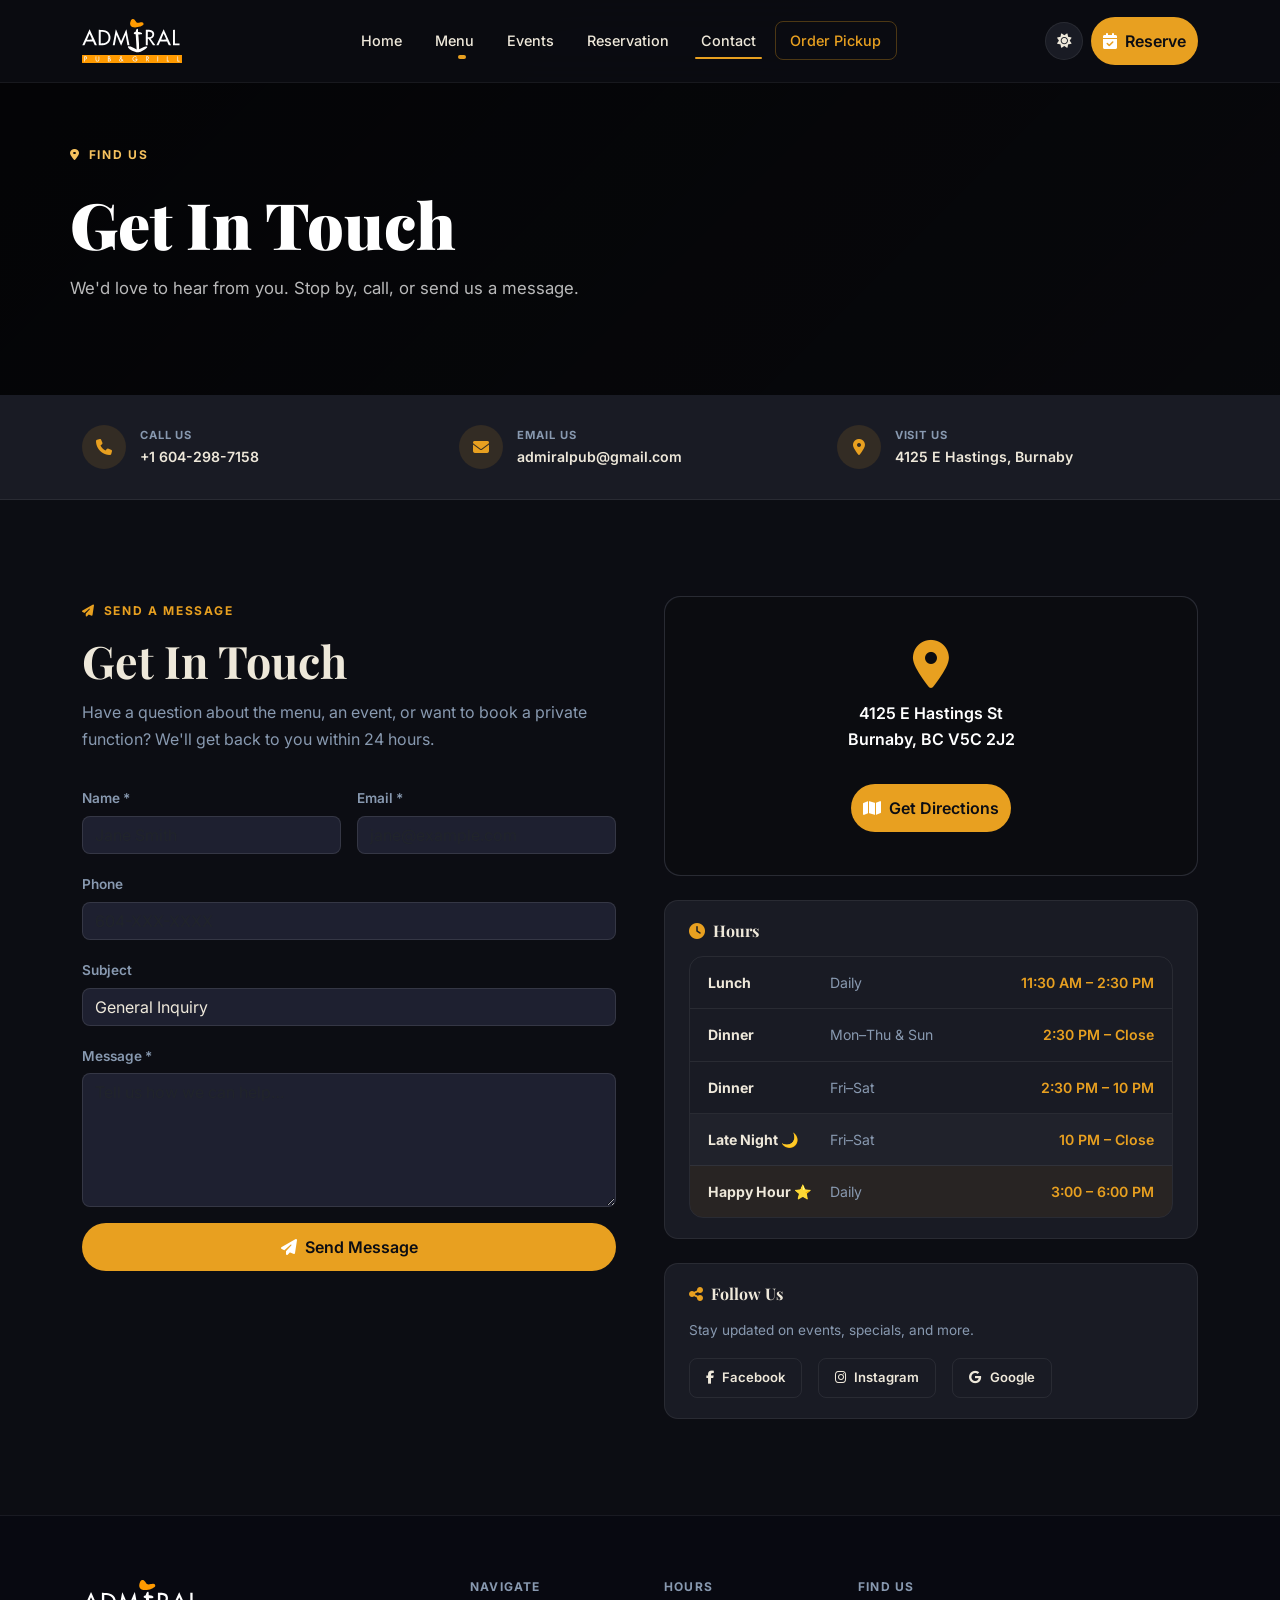
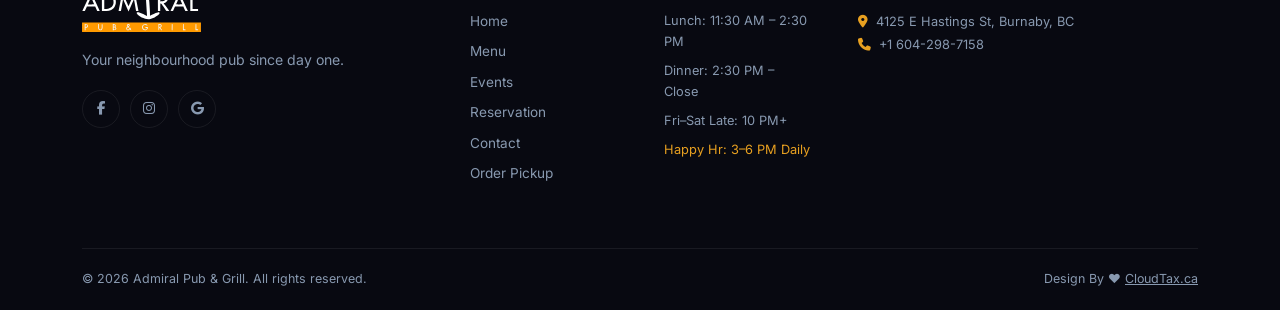
<file: contact.html>
<!DOCTYPE html>
<html lang="en" data-theme="dark">
<head>
  <meta charset="UTF-8">
  <meta name="viewport" content="width=device-width, initial-scale=1.0">
  <title>Contact — Admiral Pub & Grill</title>
  <link href="https://cdn.jsdelivr.net/npm/bootstrap@5.3.2/dist/css/bootstrap.min.css" rel="stylesheet">
  <link href="https://fonts.googleapis.com/css2?family=Playfair+Display:ital,wght@0,700;0,900;1,700&family=Inter:wght@300;400;500;600;700&display=swap" rel="stylesheet">
  <link rel="stylesheet" href="https://cdnjs.cloudflare.com/ajax/libs/font-awesome/6.5.0/css/all.min.css">
  <link rel="stylesheet" href="style.css">
  <link rel="stylesheet" href="menu.css">
  <link rel="stylesheet" href="pages.css">
</head>
<body>

<nav class="navbar navbar-expand-lg fixed-top" id="mainNav">
  <div class="container">
    <a class="navbar-brand" href="index.html">
      <img src="Image/Logo.svg" alt="Admiral Pub &amp; Grill" class="nav-logo">
    </a>
    <div class="d-flex align-items-center gap-2 order-lg-last">
      <button class="theme-toggle" id="themeToggle" aria-label="Toggle theme"><i class="fa-solid fa-sun" id="themeIcon"></i></button>
      <a href="https://tables.toasttab.com/restaurants/ed7b45c6-f962-40f9-bf91-a1d036956011/reserve?partySize=2&dateTime=2026-04-08T08:30:00.000-07:00" target="_blank" rel="noopener" class="btn btn-accent d-none d-lg-inline-flex align-items-center gap-2"><i class="fa-solid fa-calendar-check"></i> Reserve</a>
      <button class="navbar-toggler ms-1" type="button" data-bs-toggle="collapse" data-bs-target="#navMenu"><span class="navbar-toggler-icon"></span></button>
    </div>
    <div class="collapse navbar-collapse" id="navMenu">
      <ul class="navbar-nav mx-auto gap-1">
        <li class="nav-item"><a class="nav-link" href="index.html">Home</a></li>
        <li class="nav-item dropdown">
          <a class="nav-link dropdown-toggle" href="menu.html" role="button" data-bs-toggle="dropdown">Menu</a>
          <ul class="dropdown-menu nav-dropdown">
            <li><a class="dropdown-item nav-dropdown-item" href="menu.html#food"><i class="fa-solid fa-utensils me-2"></i>Food Menu</a></li>
            <li><a class="dropdown-item nav-dropdown-item" href="menu.html#drinks"><i class="fa-solid fa-beer-mug-empty me-2"></i>Drink Menu</a></li>
          </ul>
        </li>
        <li class="nav-item"><a class="nav-link" href="events.html">Events</a></li>
        <li class="nav-item"><a class="nav-link" href="reservation.html">Reservation</a></li>
        <li class="nav-item"><a class="nav-link active-link" href="contact.html">Contact</a></li>
        <li class="nav-item"><a class="nav-link nav-link-highlight" href="order-pickup.html">Order Pickup</a></li>
      </ul>
    </div>
  </div>
</nav>

<!-- PAGE HERO -->
<section class="page-hero page-hero-short">
  <div class="page-hero-bg" style="background-image:url('https://images.unsplash.com/photo-1569336415962-a4bd9f69cd83?auto=format&fit=crop&w=1600&q=80')"></div>
  <div class="page-hero-overlay"></div>
  <div class="container page-hero-content">
    <div class="section-eyebrow light"><i class="fa-solid fa-location-dot"></i> Find Us</div>
    <h1 class="page-hero-title">Get In Touch</h1>
    <p class="page-hero-sub">We'd love to hear from you. Stop by, call, or send us a message.</p>
  </div>
</section>

<!-- QUICK CONTACT BAR -->
<div class="quick-contact-bar">
  <div class="container">
    <div class="row g-3">
      <div class="col-sm-4">
        <a href="tel:+16042987158" class="quick-contact-item">
          <i class="fa-solid fa-phone"></i>
          <div><span class="qc-label">Call Us</span><span class="qc-value">+1 604-298-7158</span></div>
        </a>
      </div>
      <div class="col-sm-4">
        <a href="mailto:admiralpub@gmail.com" class="quick-contact-item">
          <i class="fa-solid fa-envelope"></i>
          <div><span class="qc-label">Email Us</span><span class="qc-value">admiralpub@gmail.com</span></div>
        </a>
      </div>
      <div class="col-sm-4">
        <a href="https://maps.google.com/?q=Admiral+Pub+Burnaby+BC" target="_blank" class="quick-contact-item">
          <i class="fa-solid fa-location-dot"></i>
          <div><span class="qc-label">Visit Us</span><span class="qc-value">4125 E Hastings, Burnaby</span></div>
        </a>
      </div>
    </div>
  </div>
</div>

<!-- MAIN -->
<section class="section-pad">
  <div class="container">
    <div class="row g-5">

      <!-- FORM -->
      <div class="col-lg-6 reveal">
        <div class="section-eyebrow"><i class="fa-solid fa-paper-plane"></i> Send a Message</div>
        <h2 class="section-title">Get In Touch</h2>
        <p style="color:var(--text-muted);margin-bottom:2rem;">Have a question about the menu, an event, or want to book a private function? We'll get back to you within 24 hours.</p>
        <form onsubmit="handleContact(event)">
          <div class="row g-3">
            <div class="col-sm-6">
              <label class="form-label">Name *</label>
              <input type="text" class="form-control rsvp-input" placeholder="Jane Smith" required>
            </div>
            <div class="col-sm-6">
              <label class="form-label">Email *</label>
              <input type="email" class="form-control rsvp-input" placeholder="jane@example.com" required>
            </div>
            <div class="col-12">
              <label class="form-label">Phone</label>
              <input type="tel" class="form-control rsvp-input" placeholder="604-XXX-XXXX">
            </div>
            <div class="col-12">
              <label class="form-label">Subject</label>
              <select class="form-select rsvp-input">
                <option>General Inquiry</option>
                <option>Private Event / Group Booking</option>
                <option>Menu Question</option>
                <option>Events &amp; Entertainment</option>
                <option>Feedback</option>
                <option>Other</option>
              </select>
            </div>
            <div class="col-12">
              <label class="form-label">Message *</label>
              <textarea class="form-control rsvp-input" rows="5" placeholder="Tell us how we can help…" required></textarea>
            </div>
            <div class="col-12">
              <button type="submit" class="btn btn-accent btn-lg w-100">
                <i class="fa-solid fa-paper-plane me-2"></i>Send Message
              </button>
            </div>
          </div>
        </form>
      </div>

      <!-- INFO SIDEBAR -->
      <div class="col-lg-6 reveal">
        <!-- Map -->
        <div class="contact-map-card">
          <div class="map-placeholder rounded-4" style="height:280px">
            <div class="map-pin-wrap">
              <i class="fa-solid fa-location-dot map-pin"></i>
              <p class="map-address">4125 E Hastings St<br>Burnaby, BC V5C 2J2</p>
              <a href="https://maps.google.com/?q=Admiral+Pub+Burnaby+BC" target="_blank" class="btn btn-accent mt-3">
                <i class="fa-solid fa-map me-2"></i>Get Directions
              </a>
            </div>
          </div>
        </div>

        <!-- Hours -->
        <div class="res-info-card mt-4">
          <h5 class="res-info-title"><i class="fa-solid fa-clock me-2"></i>Hours</h5>
          <div class="hours-table">
            <div class="hours-row"><span class="hours-label">Lunch</span><span class="hours-days">Daily</span><span class="hours-time">11:30 AM – 2:30 PM</span></div>
            <div class="hours-row"><span class="hours-label">Dinner</span><span class="hours-days">Mon–Thu &amp; Sun</span><span class="hours-time">2:30 PM – Close</span></div>
            <div class="hours-row"><span class="hours-label">Dinner</span><span class="hours-days">Fri–Sat</span><span class="hours-time">2:30 PM – 10 PM</span></div>
            <div class="hours-row highlight"><span class="hours-label">Late Night 🌙</span><span class="hours-days">Fri–Sat</span><span class="hours-time">10 PM – Close</span></div>
            <div class="hours-row accent"><span class="hours-label">Happy Hour ⭐</span><span class="hours-days">Daily</span><span class="hours-time">3:00 – 6:00 PM</span></div>
          </div>
        </div>

        <!-- Social -->
        <div class="res-info-card mt-4">
          <h5 class="res-info-title"><i class="fa-solid fa-share-nodes me-2"></i>Follow Us</h5>
          <p style="font-size:.85rem;color:var(--text-muted);margin-bottom:1rem;">Stay updated on events, specials, and more.</p>
          <div class="d-flex gap-3">
            <a href="#" class="social-follow-btn facebook"><i class="fa-brands fa-facebook-f"></i> Facebook</a>
            <a href="#" class="social-follow-btn instagram"><i class="fa-brands fa-instagram"></i> Instagram</a>
            <a href="#" class="social-follow-btn google"><i class="fa-brands fa-google"></i> Google</a>
          </div>
        </div>
      </div>
    </div>
  </div>
</section>

<footer class="site-footer">
  <div class="container">
    <div class="row g-5">
      <div class="col-lg-4">
        <div class="footer-brand"><img src="Image/Logo.svg" alt="Admiral Pub &amp; Grill" class="footer-logo"></div>
        <p class="footer-tagline">Your neighbourhood pub since day one.</p>
        <div class="social-links">
          <a href="https://www.facebook.com/admiralpubgrill" target="_blank" rel="noopener" aria-label="Facebook"><i class="fa-brands fa-facebook-f"></i></a>
          <a href="https://www.instagram.com/admiral_pub_grill/" target="_blank" rel="noopener" aria-label="Instagram"><i class="fa-brands fa-instagram"></i></a>
          <a href="https://www.google.com/search?q=admiral+Pub+&sca_esv=0e50515861f97790&biw=3430&bih=1325&sxsrf=ANbL-n6sBgkhBV9_eePleBMMmIzNEXRKeQ%3A1775581933295&ei=7TrVacbPEbT00PEPnuCfiQU&ved=0ahUKEwiG-pyTntyTAxU0OjQIHR7wJ1EQ4dUDCBE&uact=5&oq=admiral+Pub+&gs_lp=[base64]&sclient=gws-wiz-serp#lrd=0x548670cf294373ff:0x242b014b0460706e,1,,,," target="_blank" rel="noopener" aria-label="Google"><i class="fa-brands fa-google"></i></a>
        </div>
      </div>
      <div class="col-6 col-lg-2"><h6 class="footer-heading">Navigate</h6>
        <ul class="footer-links"><li><a href="index.html">Home</a></li><li><a href="menu.html">Menu</a></li><li><a href="events.html">Events</a></li><li><a href="reservation.html">Reservation</a></li><li><a href="contact.html">Contact</a></li><li><a href="order-pickup.html">Order Pickup</a></li></ul>
      </div>
      <div class="col-6 col-lg-2"><h6 class="footer-heading">Hours</h6>
        <ul class="footer-links small-text"><li>Lunch: 11:30 AM – 2:30 PM</li><li>Dinner: 2:30 PM – Close</li><li>Fri–Sat Late: 10 PM+</li><li class="accent-text">Happy Hr: 3–6 PM Daily</li></ul>
      </div>
      <div class="col-lg-4"><h6 class="footer-heading">Find Us</h6>
        <p class="footer-address"><i class="fa-solid fa-location-dot me-1"></i> 4125 E Hastings St, Burnaby, BC<br><i class="fa-solid fa-phone me-1"></i> +1 604-298-7158</p>
      </div>
    </div>
    <div class="footer-bottom"><span>© 2026 Admiral Pub &amp; Grill. All rights reserved.</span><span class="design-credit">Design By ❤️ <a href="https://cloudtax.ca" target="_blank" rel="noopener" style="color:inherit;text-decoration:underline;">CloudTax.ca</a></span></div>
  </div>
</footer>

<div class="toast-container position-fixed bottom-0 end-0 p-3">
  <div id="toastMsg" class="toast align-items-center border-0" role="alert">
    <div class="d-flex"><div class="toast-body" id="toastBody"></div><button type="button" class="btn-close me-2 m-auto" data-bs-dismiss="toast"></button></div>
  </div>
</div>

<script src="https://cdn.jsdelivr.net/npm/bootstrap@5.3.2/dist/js/bootstrap.bundle.min.js"></script>
<script src="shared.js"></script>
<script>
function handleContact(e) {
  e.preventDefault();
  e.target.reset();
  showToast("Message sent! We'll get back to you within 24 hours. 🍁", "success");
}
</script>
</body>
</html>
</file>
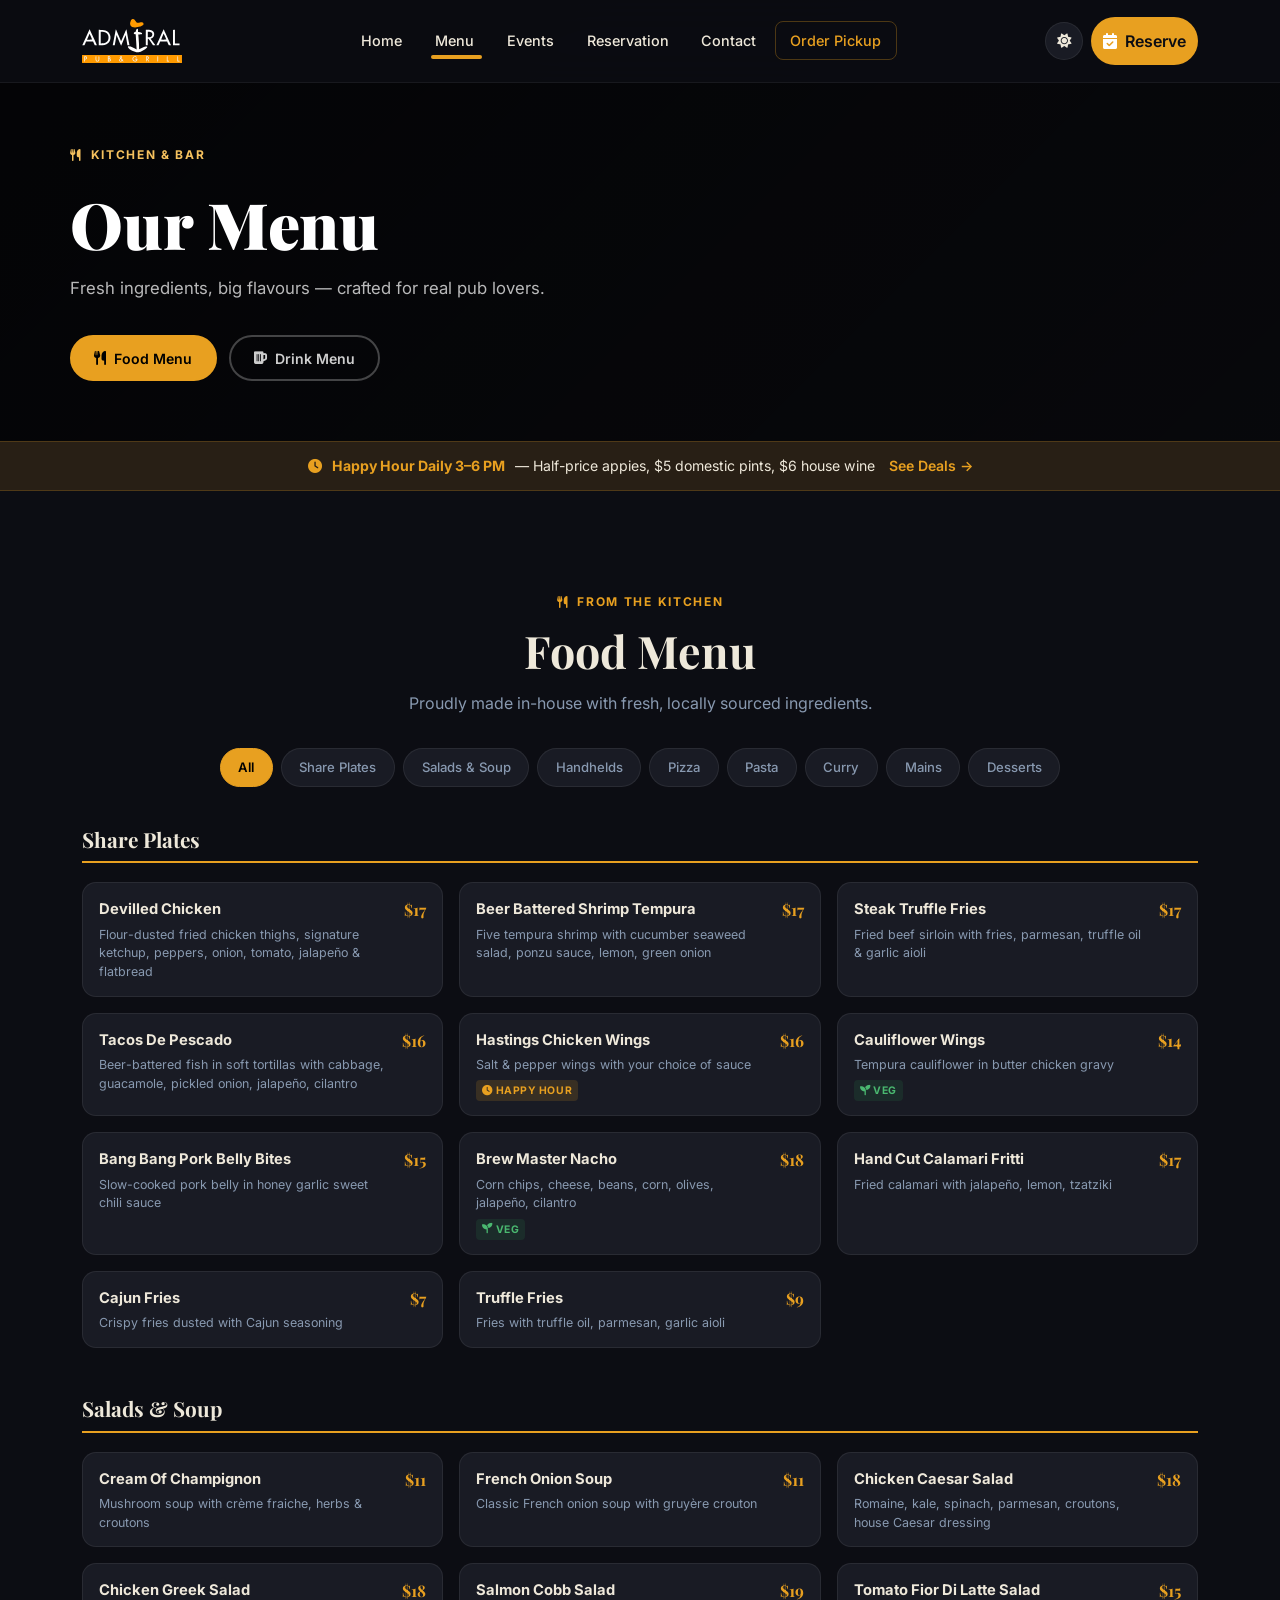
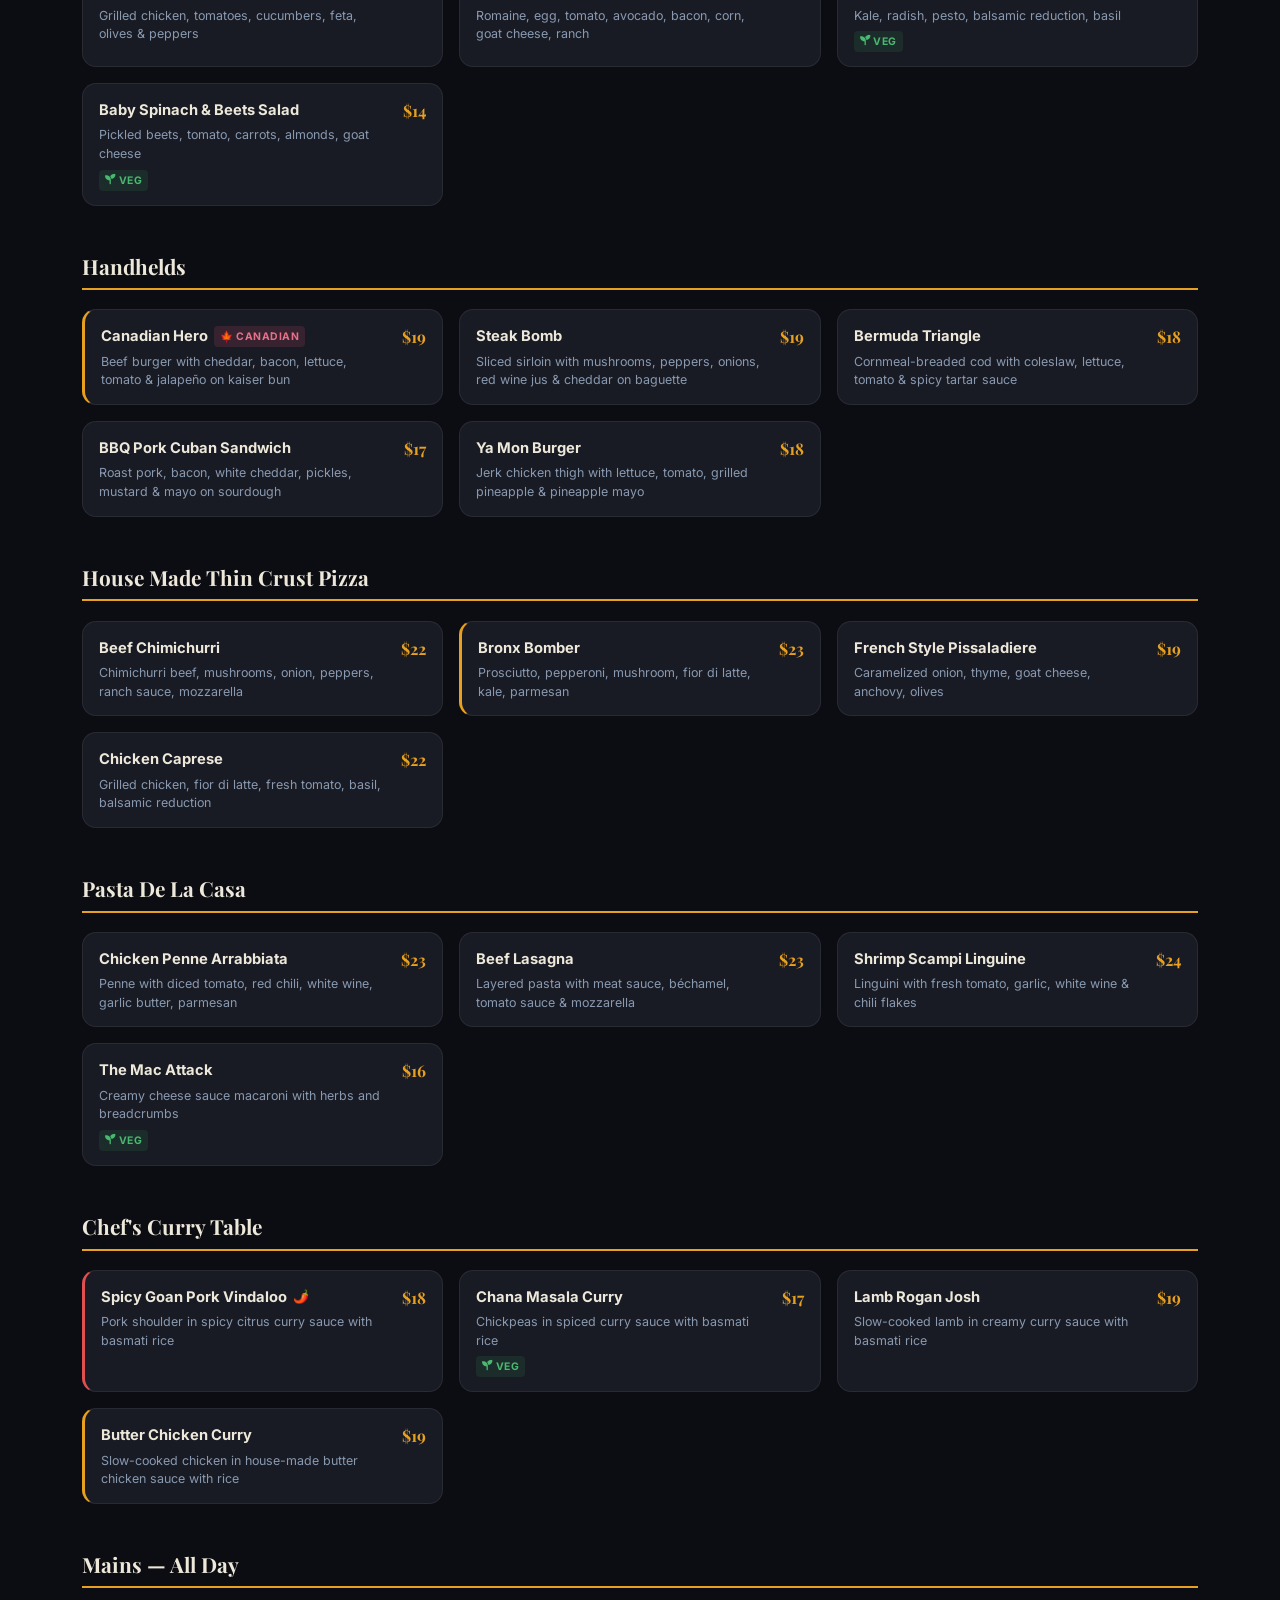
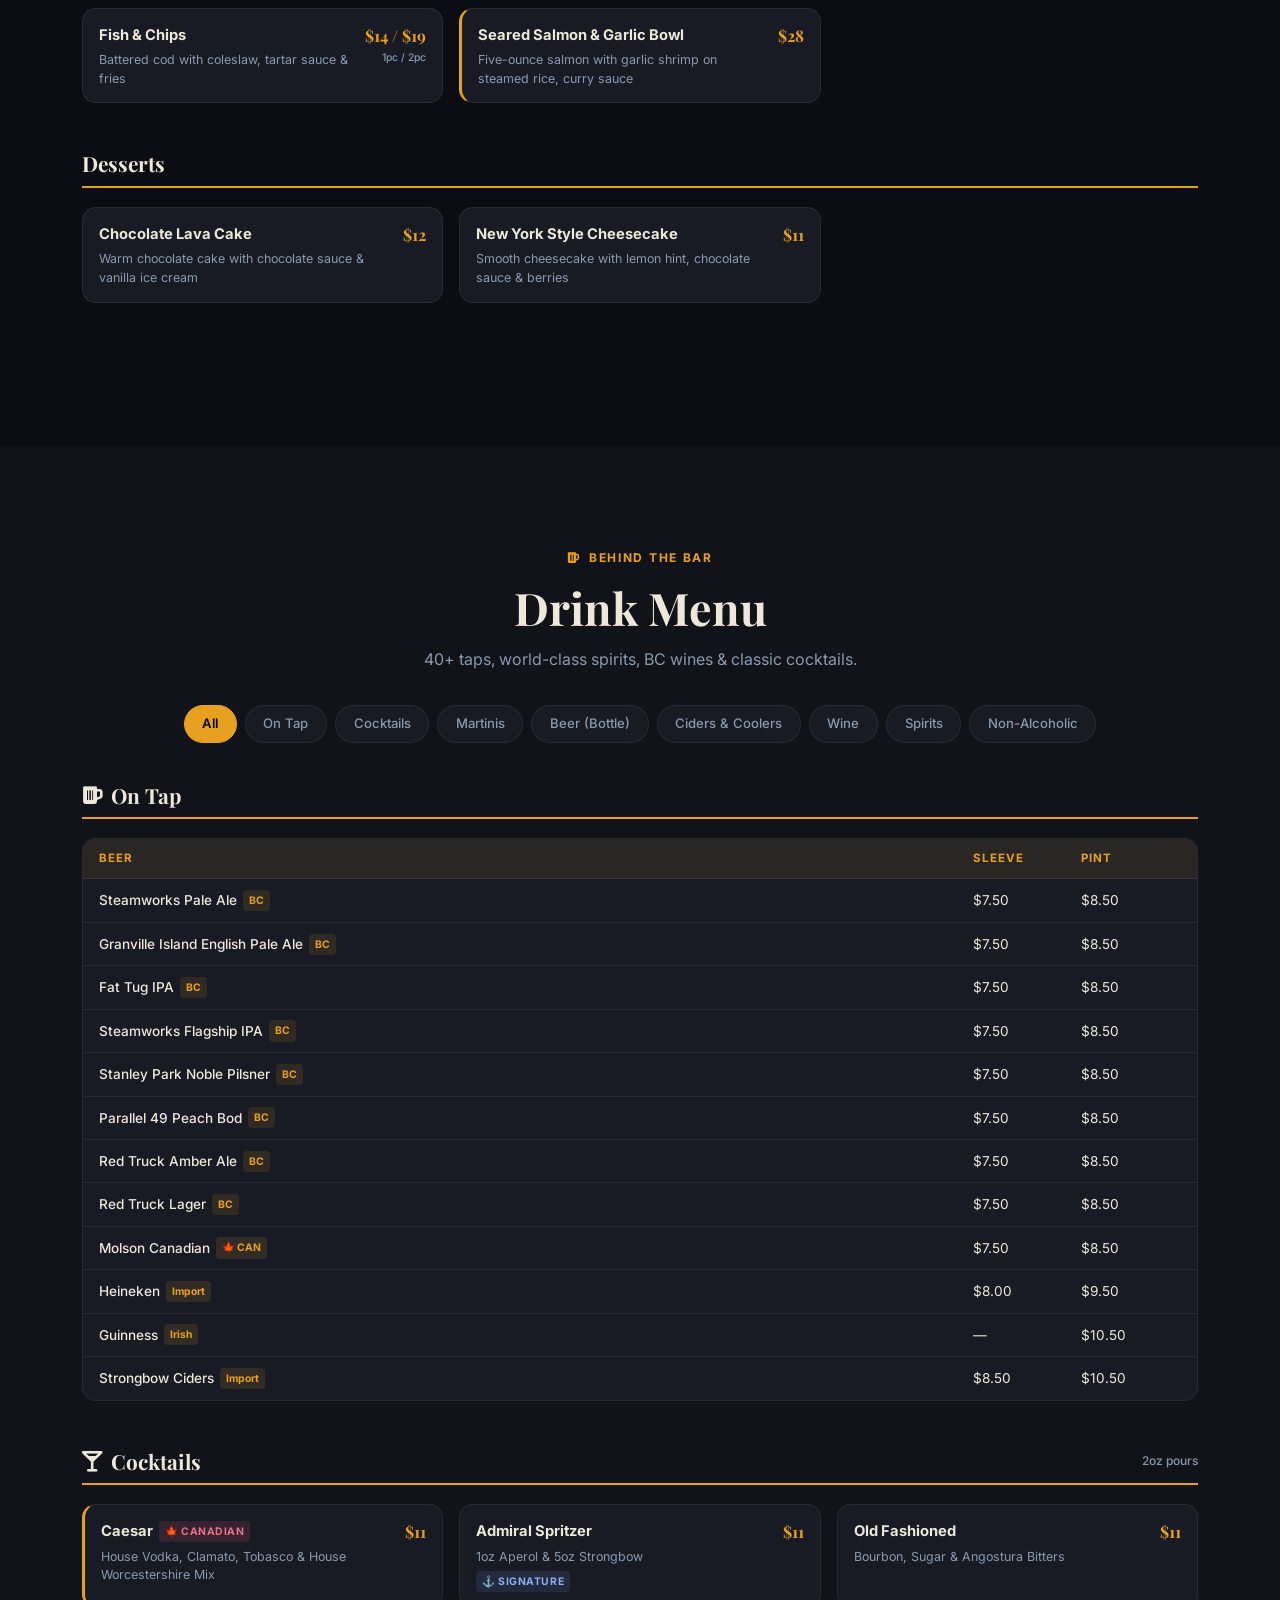
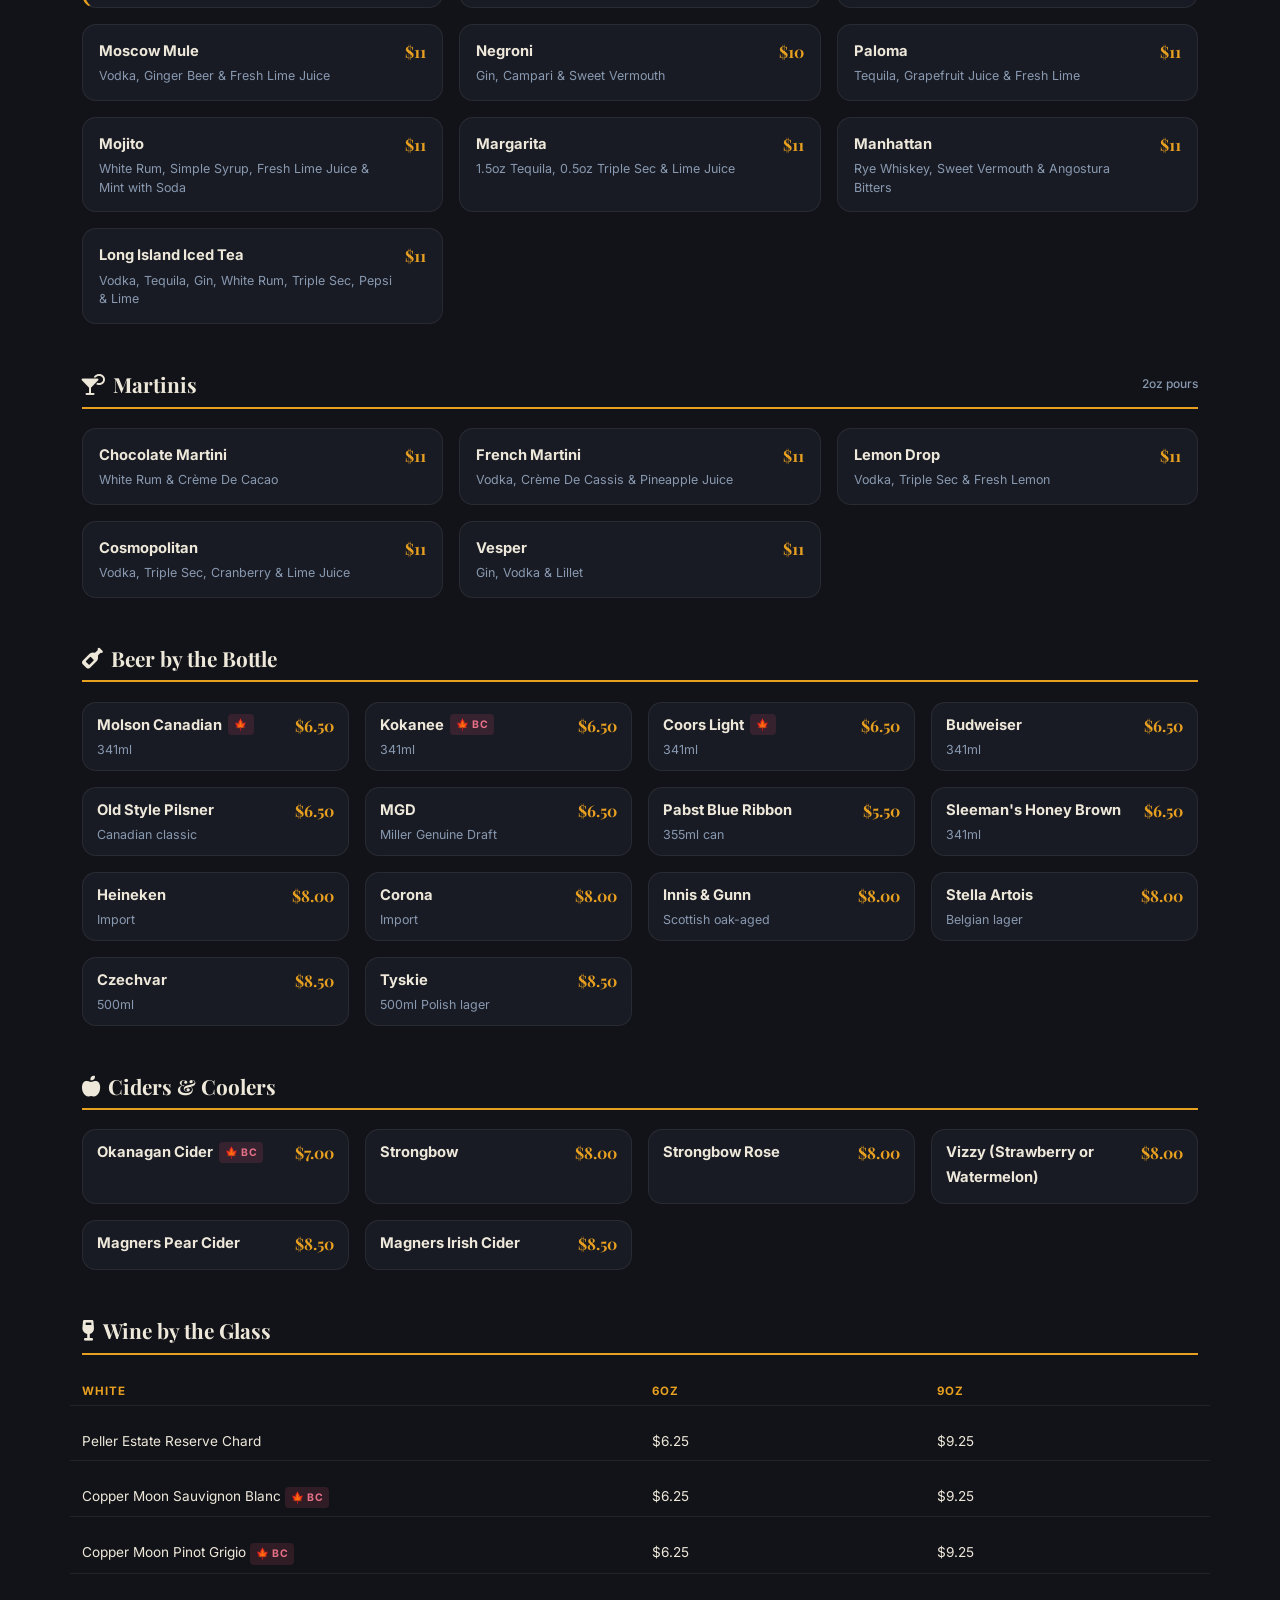
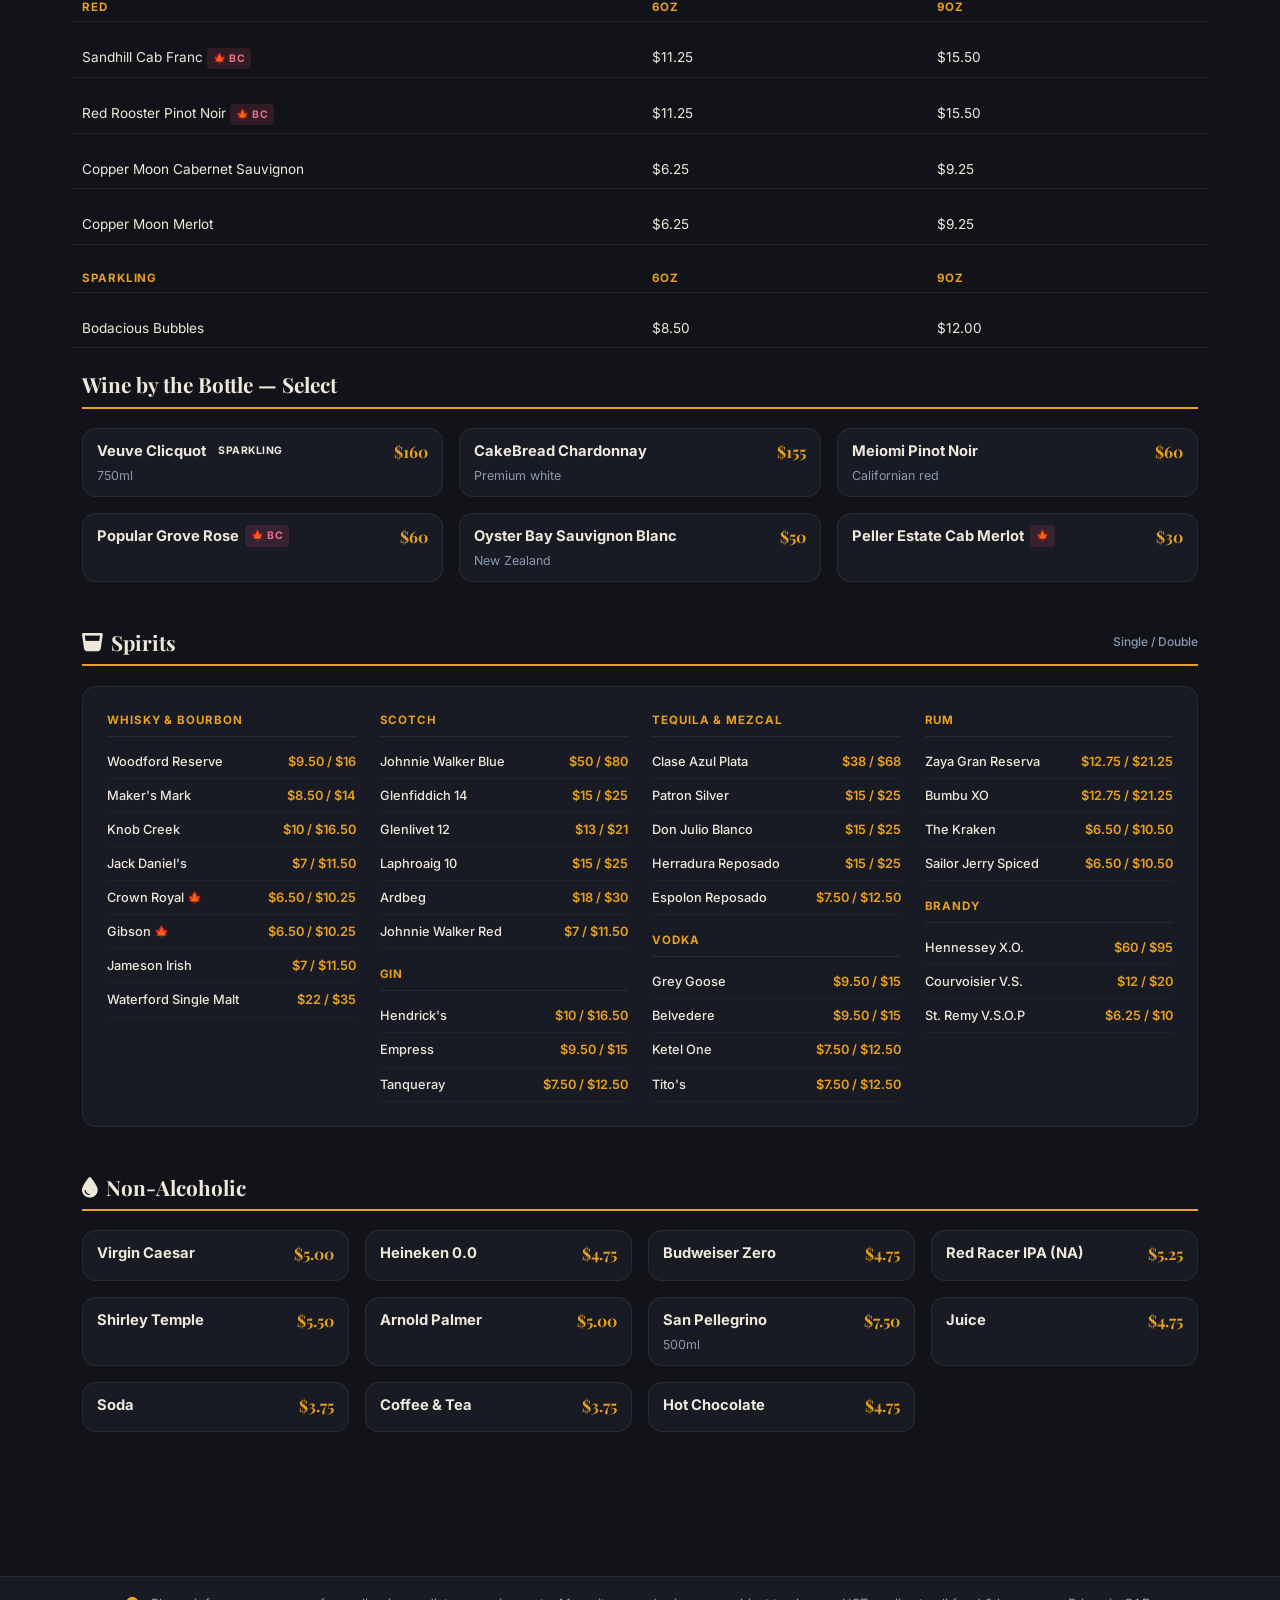
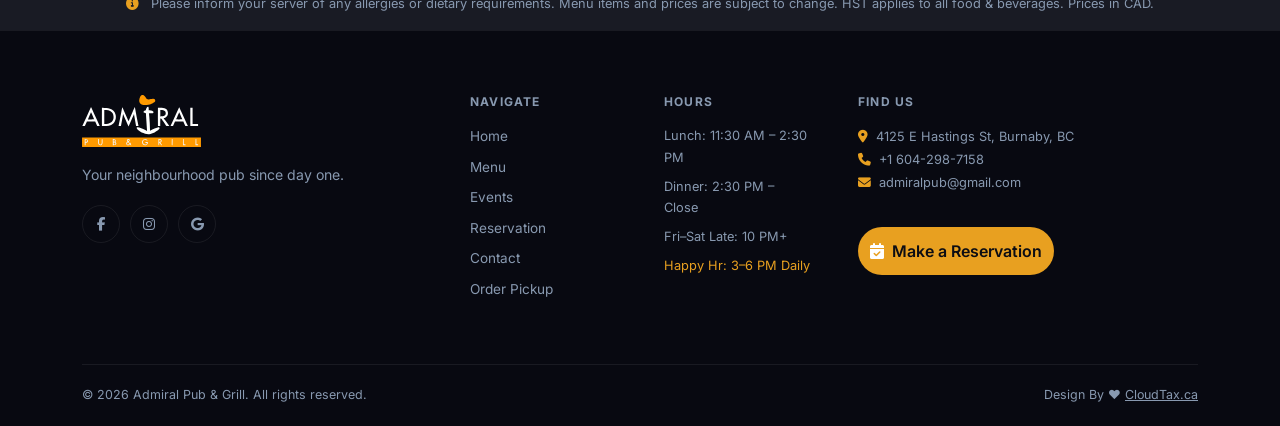
<file: menu.html>
<!DOCTYPE html>
<html lang="en" data-theme="dark">
<head>
  <meta charset="UTF-8">
  <meta name="viewport" content="width=device-width, initial-scale=1.0">
  <title>Menu — Admiral Pub & Grill</title>
  <link href="https://cdn.jsdelivr.net/npm/bootstrap@5.3.2/dist/css/bootstrap.min.css" rel="stylesheet">
  <link href="https://fonts.googleapis.com/css2?family=Playfair+Display:ital,wght@0,700;0,900;1,700&family=Inter:wght@300;400;500;600;700&display=swap" rel="stylesheet">
  <link rel="stylesheet" href="https://cdnjs.cloudflare.com/ajax/libs/font-awesome/6.5.0/css/all.min.css">
  <link rel="stylesheet" href="style.css">
  <link rel="stylesheet" href="menu.css">
</head>
<body>

<!-- NAV -->
<nav class="navbar navbar-expand-lg fixed-top" id="mainNav">
  <div class="container">
    <a class="navbar-brand" href="index.html">
      <img src="Image/Logo.svg" alt="Admiral Pub &amp; Grill" class="nav-logo">
    </a>
    <div class="d-flex align-items-center gap-2 order-lg-last">
      <button class="theme-toggle" id="themeToggle" aria-label="Toggle theme"><i class="fa-solid fa-sun" id="themeIcon"></i></button>
      <a href="https://tables.toasttab.com/restaurants/ed7b45c6-f962-40f9-bf91-a1d036956011/reserve?partySize=2&dateTime=2026-04-08T08:30:00.000-07:00" target="_blank" rel="noopener" class="btn btn-accent d-none d-lg-inline-flex align-items-center gap-2"><i class="fa-solid fa-calendar-check"></i> Reserve</a>
      <button class="navbar-toggler ms-1" type="button" data-bs-toggle="collapse" data-bs-target="#navMenu"><span class="navbar-toggler-icon"></span></button>
    </div>
    <div class="collapse navbar-collapse" id="navMenu">
      <ul class="navbar-nav mx-auto gap-1">
        <li class="nav-item"><a class="nav-link" href="index.html">Home</a></li>
        <li class="nav-item dropdown">
          <a class="nav-link dropdown-toggle active-link" href="menu.html" role="button" data-bs-toggle="dropdown">Menu</a>
          <ul class="dropdown-menu nav-dropdown">
            <li><a class="dropdown-item nav-dropdown-item" href="#food"><i class="fa-solid fa-utensils me-2"></i>Food Menu</a></li>
            <li><a class="dropdown-item nav-dropdown-item" href="#drinks"><i class="fa-solid fa-beer-mug-empty me-2"></i>Drink Menu</a></li>
          </ul>
        </li>
        <li class="nav-item"><a class="nav-link" href="events.html">Events</a></li>
        <li class="nav-item"><a class="nav-link" href="reservation.html">Reservation</a></li>
        <li class="nav-item"><a class="nav-link" href="contact.html">Contact</a></li>
        <li class="nav-item"><a class="nav-link nav-link-highlight" href="order-pickup.html">Order Pickup</a></li>
      </ul>
    </div>
  </div>
</nav>

<!-- PAGE HERO -->
<section class="page-hero">
  <div class="page-hero-bg" style="background-image:url('https://images.unsplash.com/photo-1414235077428-338989a2e8c0?auto=format&fit=crop&w=1600&q=80')"></div>
  <div class="page-hero-overlay"></div>
  <div class="container page-hero-content">
    <div class="section-eyebrow light"><i class="fa-solid fa-utensils"></i> Kitchen &amp; Bar</div>
    <h1 class="page-hero-title">Our Menu</h1>
    <p class="page-hero-sub">Fresh ingredients, big flavours — crafted for real pub lovers.</p>
    <div class="menu-tab-switcher">
      <a href="#food" class="menu-hero-tab active" data-tab="food"><i class="fa-solid fa-utensils me-2"></i>Food Menu</a>
      <a href="#drinks" class="menu-hero-tab" data-tab="drinks"><i class="fa-solid fa-beer-mug-empty me-2"></i>Drink Menu</a>
    </div>
  </div>
</section>

<!-- HAPPY HOUR BANNER -->
<div class="hh-top-banner">
  <i class="fa-solid fa-clock"></i>
  <strong>Happy Hour Daily 3–6 PM</strong> — Half-price appies, $5 domestic pints, $6 house wine
  <a href="index.html#happy-hour" class="hh-banner-link">See Deals →</a>
</div>

<!-- ═══ FOOD MENU ═══ -->
<section id="food" class="section-pad">
  <div class="container">
    <div class="section-header text-center reveal">
      <div class="section-eyebrow"><i class="fa-solid fa-utensils"></i> From the Kitchen</div>
      <h2 class="section-title">Food Menu</h2>
      <p class="section-sub">Proudly made in-house with fresh, locally sourced ingredients.</p>
    </div>

    <!-- Category Pills -->
    <div class="menu-cat-pills reveal">
      <button class="menu-cat-pill active" data-cat="all">All</button>
      <button class="menu-cat-pill" data-cat="share-plates">Share Plates</button>
      <button class="menu-cat-pill" data-cat="salads-soup">Salads &amp; Soup</button>
      <button class="menu-cat-pill" data-cat="handhelds">Handhelds</button>
      <button class="menu-cat-pill" data-cat="pizza">Pizza</button>
      <button class="menu-cat-pill" data-cat="pasta">Pasta</button>
      <button class="menu-cat-pill" data-cat="curry">Curry</button>
      <button class="menu-cat-pill" data-cat="mains">Mains</button>
      <button class="menu-cat-pill" data-cat="desserts">Desserts</button>
    </div>

    <!-- Share Plates -->
    <div class="menu-category reveal" data-category="share-plates">
      <h3 class="menu-cat-title"><span>Share Plates</span></h3>
      <div class="row g-3">
        <div class="col-md-6 col-lg-4"><div class="menu-item-card"><div class="mic-body"><div class="mic-name">Devilled Chicken</div><div class="mic-desc">Flour-dusted fried chicken thighs, signature ketchup, peppers, onion, tomato, jalapeño &amp; flatbread</div></div><div class="mic-price">$17</div></div></div>
        <div class="col-md-6 col-lg-4"><div class="menu-item-card"><div class="mic-body"><div class="mic-name">Beer Battered Shrimp Tempura</div><div class="mic-desc">Five tempura shrimp with cucumber seaweed salad, ponzu sauce, lemon, green onion</div></div><div class="mic-price">$17</div></div></div>
        <div class="col-md-6 col-lg-4"><div class="menu-item-card"><div class="mic-body"><div class="mic-name">Steak Truffle Fries</div><div class="mic-desc">Fried beef sirloin with fries, parmesan, truffle oil &amp; garlic aioli</div></div><div class="mic-price">$17</div></div></div>
        <div class="col-md-6 col-lg-4"><div class="menu-item-card"><div class="mic-body"><div class="mic-name">Tacos De Pescado</div><div class="mic-desc">Beer-battered fish in soft tortillas with cabbage, guacamole, pickled onion, jalapeño, cilantro</div></div><div class="mic-price">$16</div></div></div>
        <div class="col-md-6 col-lg-4"><div class="menu-item-card"><div class="mic-body"><div class="mic-name">Hastings Chicken Wings</div><div class="mic-desc">Salt &amp; pepper wings with your choice of sauce</div><span class="mic-tag hh-tag"><i class="fa-solid fa-clock"></i> Happy Hour</span></div><div class="mic-price">$16</div></div></div>
        <div class="col-md-6 col-lg-4"><div class="menu-item-card"><div class="mic-body"><div class="mic-name">Cauliflower Wings</div><div class="mic-desc">Tempura cauliflower in butter chicken gravy</div><span class="mic-tag veg-tag"><i class="fa-solid fa-seedling"></i> Veg</span></div><div class="mic-price">$14</div></div></div>
        <div class="col-md-6 col-lg-4"><div class="menu-item-card"><div class="mic-body"><div class="mic-name">Bang Bang Pork Belly Bites</div><div class="mic-desc">Slow-cooked pork belly in honey garlic sweet chili sauce</div></div><div class="mic-price">$15</div></div></div>
        <div class="col-md-6 col-lg-4"><div class="menu-item-card"><div class="mic-body"><div class="mic-name">Brew Master Nacho</div><div class="mic-desc">Corn chips, cheese, beans, corn, olives, jalapeño, cilantro</div><span class="mic-tag veg-tag"><i class="fa-solid fa-seedling"></i> Veg</span></div><div class="mic-price">$18</div></div></div>
        <div class="col-md-6 col-lg-4"><div class="menu-item-card"><div class="mic-body"><div class="mic-name">Hand Cut Calamari Fritti</div><div class="mic-desc">Fried calamari with jalapeño, lemon, tzatziki</div></div><div class="mic-price">$17</div></div></div>
        <div class="col-md-6 col-lg-4"><div class="menu-item-card"><div class="mic-body"><div class="mic-name">Cajun Fries</div><div class="mic-desc">Crispy fries dusted with Cajun seasoning</div></div><div class="mic-price">$7</div></div></div>
        <div class="col-md-6 col-lg-4"><div class="menu-item-card"><div class="mic-body"><div class="mic-name">Truffle Fries</div><div class="mic-desc">Fries with truffle oil, parmesan, garlic aioli</div></div><div class="mic-price">$9</div></div></div>
      </div>
    </div>

    <!-- Salads & Soup -->
    <div class="menu-category reveal" data-category="salads-soup">
      <h3 class="menu-cat-title"><span>Salads &amp; Soup</span></h3>
      <div class="row g-3">
        <div class="col-md-6 col-lg-4"><div class="menu-item-card"><div class="mic-body"><div class="mic-name">Cream Of Champignon</div><div class="mic-desc">Mushroom soup with crème fraiche, herbs &amp; croutons</div></div><div class="mic-price">$11</div></div></div>
        <div class="col-md-6 col-lg-4"><div class="menu-item-card"><div class="mic-body"><div class="mic-name">French Onion Soup</div><div class="mic-desc">Classic French onion soup with gruyère crouton</div></div><div class="mic-price">$11</div></div></div>
        <div class="col-md-6 col-lg-4"><div class="menu-item-card"><div class="mic-body"><div class="mic-name">Chicken Caesar Salad</div><div class="mic-desc">Romaine, kale, spinach, parmesan, croutons, house Caesar dressing</div></div><div class="mic-price">$18</div></div></div>
        <div class="col-md-6 col-lg-4"><div class="menu-item-card"><div class="mic-body"><div class="mic-name">Chicken Greek Salad</div><div class="mic-desc">Grilled chicken, tomatoes, cucumbers, feta, olives &amp; peppers</div></div><div class="mic-price">$18</div></div></div>
        <div class="col-md-6 col-lg-4"><div class="menu-item-card"><div class="mic-body"><div class="mic-name">Salmon Cobb Salad</div><div class="mic-desc">Romaine, egg, tomato, avocado, bacon, corn, goat cheese, ranch</div></div><div class="mic-price">$19</div></div></div>
        <div class="col-md-6 col-lg-4"><div class="menu-item-card"><div class="mic-body"><div class="mic-name">Tomato Fior Di Latte Salad</div><div class="mic-desc">Kale, radish, pesto, balsamic reduction, basil</div><span class="mic-tag veg-tag"><i class="fa-solid fa-seedling"></i> Veg</span></div><div class="mic-price">$15</div></div></div>
        <div class="col-md-6 col-lg-4"><div class="menu-item-card"><div class="mic-body"><div class="mic-name">Baby Spinach &amp; Beets Salad</div><div class="mic-desc">Pickled beets, tomato, carrots, almonds, goat cheese</div><span class="mic-tag veg-tag"><i class="fa-solid fa-seedling"></i> Veg</span></div><div class="mic-price">$14</div></div></div>
      </div>
    </div>

    <!-- Handhelds -->
    <div class="menu-category reveal" data-category="handhelds">
      <h3 class="menu-cat-title"><span>Handhelds</span></h3>
      <div class="row g-3">
        <div class="col-md-6 col-lg-4"><div class="menu-item-card featured"><div class="mic-body"><div class="mic-name">Canadian Hero <span class="mic-tag ca-tag">🍁 Canadian</span></div><div class="mic-desc">Beef burger with cheddar, bacon, lettuce, tomato &amp; jalapeño on kaiser bun</div></div><div class="mic-price">$19</div></div></div>
        <div class="col-md-6 col-lg-4"><div class="menu-item-card"><div class="mic-body"><div class="mic-name">Steak Bomb</div><div class="mic-desc">Sliced sirloin with mushrooms, peppers, onions, red wine jus &amp; cheddar on baguette</div></div><div class="mic-price">$19</div></div></div>
        <div class="col-md-6 col-lg-4"><div class="menu-item-card"><div class="mic-body"><div class="mic-name">Bermuda Triangle</div><div class="mic-desc">Cornmeal-breaded cod with coleslaw, lettuce, tomato &amp; spicy tartar sauce</div></div><div class="mic-price">$18</div></div></div>
        <div class="col-md-6 col-lg-4"><div class="menu-item-card"><div class="mic-body"><div class="mic-name">BBQ Pork Cuban Sandwich</div><div class="mic-desc">Roast pork, bacon, white cheddar, pickles, mustard &amp; mayo on sourdough</div></div><div class="mic-price">$17</div></div></div>
        <div class="col-md-6 col-lg-4"><div class="menu-item-card"><div class="mic-body"><div class="mic-name">Ya Mon Burger</div><div class="mic-desc">Jerk chicken thigh with lettuce, tomato, grilled pineapple &amp; pineapple mayo</div></div><div class="mic-price">$18</div></div></div>
      </div>
    </div>

    <!-- Pizza -->
    <div class="menu-category reveal" data-category="pizza">
      <h3 class="menu-cat-title"><span>House Made Thin Crust Pizza</span></h3>
      <div class="row g-3">
        <div class="col-md-6 col-lg-4"><div class="menu-item-card"><div class="mic-body"><div class="mic-name">Beef Chimichurri</div><div class="mic-desc">Chimichurri beef, mushrooms, onion, peppers, ranch sauce, mozzarella</div></div><div class="mic-price">$22</div></div></div>
        <div class="col-md-6 col-lg-4"><div class="menu-item-card featured"><div class="mic-body"><div class="mic-name">Bronx Bomber</div><div class="mic-desc">Prosciutto, pepperoni, mushroom, fior di latte, kale, parmesan</div></div><div class="mic-price">$23</div></div></div>
        <div class="col-md-6 col-lg-4"><div class="menu-item-card"><div class="mic-body"><div class="mic-name">French Style Pissaladiere</div><div class="mic-desc">Caramelized onion, thyme, goat cheese, anchovy, olives</div></div><div class="mic-price">$19</div></div></div>
        <div class="col-md-6 col-lg-4"><div class="menu-item-card"><div class="mic-body"><div class="mic-name">Chicken Caprese</div><div class="mic-desc">Grilled chicken, fior di latte, fresh tomato, basil, balsamic reduction</div></div><div class="mic-price">$22</div></div></div>
      </div>
    </div>

    <!-- Pasta -->
    <div class="menu-category reveal" data-category="pasta">
      <h3 class="menu-cat-title"><span>Pasta De La Casa</span></h3>
      <div class="row g-3">
        <div class="col-md-6 col-lg-4"><div class="menu-item-card"><div class="mic-body"><div class="mic-name">Chicken Penne Arrabbiata</div><div class="mic-desc">Penne with diced tomato, red chili, white wine, garlic butter, parmesan</div></div><div class="mic-price">$23</div></div></div>
        <div class="col-md-6 col-lg-4"><div class="menu-item-card"><div class="mic-body"><div class="mic-name">Beef Lasagna</div><div class="mic-desc">Layered pasta with meat sauce, béchamel, tomato sauce &amp; mozzarella</div></div><div class="mic-price">$23</div></div></div>
        <div class="col-md-6 col-lg-4"><div class="menu-item-card"><div class="mic-body"><div class="mic-name">Shrimp Scampi Linguine</div><div class="mic-desc">Linguini with fresh tomato, garlic, white wine &amp; chili flakes</div></div><div class="mic-price">$24</div></div></div>
        <div class="col-md-6 col-lg-4"><div class="menu-item-card"><div class="mic-body"><div class="mic-name">The Mac Attack</div><div class="mic-desc">Creamy cheese sauce macaroni with herbs and breadcrumbs</div><span class="mic-tag veg-tag"><i class="fa-solid fa-seedling"></i> Veg</span></div><div class="mic-price">$16</div></div></div>
      </div>
    </div>

    <!-- Curry -->
    <div class="menu-category reveal" data-category="curry">
      <h3 class="menu-cat-title"><span>Chef's Curry Table</span></h3>
      <div class="row g-3">
        <div class="col-md-6 col-lg-4"><div class="menu-item-card spicy"><div class="mic-body"><div class="mic-name">Spicy Goan Pork Vindaloo <span class="spicy-icon">🌶️</span></div><div class="mic-desc">Pork shoulder in spicy citrus curry sauce with basmati rice</div></div><div class="mic-price">$18</div></div></div>
        <div class="col-md-6 col-lg-4"><div class="menu-item-card"><div class="mic-body"><div class="mic-name">Chana Masala Curry</div><div class="mic-desc">Chickpeas in spiced curry sauce with basmati rice</div><span class="mic-tag veg-tag"><i class="fa-solid fa-seedling"></i> Veg</span></div><div class="mic-price">$17</div></div></div>
        <div class="col-md-6 col-lg-4"><div class="menu-item-card"><div class="mic-body"><div class="mic-name">Lamb Rogan Josh</div><div class="mic-desc">Slow-cooked lamb in creamy curry sauce with basmati rice</div></div><div class="mic-price">$19</div></div></div>
        <div class="col-md-6 col-lg-4"><div class="menu-item-card featured"><div class="mic-body"><div class="mic-name">Butter Chicken Curry</div><div class="mic-desc">Slow-cooked chicken in house-made butter chicken sauce with rice</div></div><div class="mic-price">$19</div></div></div>
      </div>
    </div>

    <!-- Mains -->
    <div class="menu-category reveal" data-category="mains">
      <h3 class="menu-cat-title"><span>Mains — All Day</span></h3>
      <div class="row g-3">
        <div class="col-md-6 col-lg-4"><div class="menu-item-card"><div class="mic-body"><div class="mic-name">Fish &amp; Chips</div><div class="mic-desc">Battered cod with coleslaw, tartar sauce &amp; fries</div></div><div class="mic-price">$14 / $19<span class="mic-portion">1pc / 2pc</span></div></div></div>
        <div class="col-md-6 col-lg-4"><div class="menu-item-card featured"><div class="mic-body"><div class="mic-name">Seared Salmon &amp; Garlic Bowl</div><div class="mic-desc">Five-ounce salmon with garlic shrimp on steamed rice, curry sauce</div></div><div class="mic-price">$28</div></div></div>
      </div>
    </div>

    <!-- Desserts -->
    <div class="menu-category reveal" data-category="desserts">
      <h3 class="menu-cat-title"><span>Desserts</span></h3>
      <div class="row g-3">
        <div class="col-md-6 col-lg-4"><div class="menu-item-card"><div class="mic-body"><div class="mic-name">Chocolate Lava Cake</div><div class="mic-desc">Warm chocolate cake with chocolate sauce &amp; vanilla ice cream</div></div><div class="mic-price">$12</div></div></div>
        <div class="col-md-6 col-lg-4"><div class="menu-item-card"><div class="mic-body"><div class="mic-name">New York Style Cheesecake</div><div class="mic-desc">Smooth cheesecake with lemon hint, chocolate sauce &amp; berries</div></div><div class="mic-price">$11</div></div></div>
      </div>
    </div>
  </div>
</section>

<!-- ═══ DRINK MENU ═══ -->
<section id="drinks" class="section-pad section-alt">
  <div class="container">
    <div class="section-header text-center reveal">
      <div class="section-eyebrow"><i class="fa-solid fa-beer-mug-empty"></i> Behind the Bar</div>
      <h2 class="section-title">Drink Menu</h2>
      <p class="section-sub">40+ taps, world-class spirits, BC wines &amp; classic cocktails.</p>
    </div>

    <div class="menu-cat-pills reveal">
      <button class="menu-cat-pill active" data-dcat="all">All</button>
      <button class="menu-cat-pill" data-dcat="on-tap">On Tap</button>
      <button class="menu-cat-pill" data-dcat="cocktails">Cocktails</button>
      <button class="menu-cat-pill" data-dcat="martinis">Martinis</button>
      <button class="menu-cat-pill" data-dcat="beer-bottle">Beer (Bottle)</button>
      <button class="menu-cat-pill" data-dcat="ciders">Ciders &amp; Coolers</button>
      <button class="menu-cat-pill" data-dcat="wine">Wine</button>
      <button class="menu-cat-pill" data-dcat="spirits">Spirits</button>
      <button class="menu-cat-pill" data-dcat="non-alc">Non-Alcoholic</button>
    </div>

    <!-- On Tap -->
    <div class="drink-category reveal" data-dcategory="on-tap">
      <h3 class="menu-cat-title"><span><i class="fa-solid fa-beer-mug-empty me-2"></i>On Tap</span></h3>
      <div class="tap-grid">
        <div class="tap-header"><span>Beer</span><span>Sleeve</span><span>Pint</span></div>
        <div class="tap-row"><span class="tap-name">Steamworks Pale Ale <span class="tap-origin">BC</span></span><span>$7.50</span><span>$8.50</span></div>
        <div class="tap-row"><span class="tap-name">Granville Island English Pale Ale <span class="tap-origin">BC</span></span><span>$7.50</span><span>$8.50</span></div>
        <div class="tap-row"><span class="tap-name">Fat Tug IPA <span class="tap-origin">BC</span></span><span>$7.50</span><span>$8.50</span></div>
        <div class="tap-row"><span class="tap-name">Steamworks Flagship IPA <span class="tap-origin">BC</span></span><span>$7.50</span><span>$8.50</span></div>
        <div class="tap-row"><span class="tap-name">Stanley Park Noble Pilsner <span class="tap-origin">BC</span></span><span>$7.50</span><span>$8.50</span></div>
        <div class="tap-row"><span class="tap-name">Parallel 49 Peach Bod <span class="tap-origin">BC</span></span><span>$7.50</span><span>$8.50</span></div>
        <div class="tap-row"><span class="tap-name">Red Truck Amber Ale <span class="tap-origin">BC</span></span><span>$7.50</span><span>$8.50</span></div>
        <div class="tap-row"><span class="tap-name">Red Truck Lager <span class="tap-origin">BC</span></span><span>$7.50</span><span>$8.50</span></div>
        <div class="tap-row"><span class="tap-name">Molson Canadian <span class="tap-origin">🍁 CAN</span></span><span>$7.50</span><span>$8.50</span></div>
        <div class="tap-row"><span class="tap-name">Heineken <span class="tap-origin">Import</span></span><span>$8.00</span><span>$9.50</span></div>
        <div class="tap-row"><span class="tap-name">Guinness <span class="tap-origin">Irish</span></span><span>—</span><span>$10.50</span></div>
        <div class="tap-row"><span class="tap-name">Strongbow Ciders <span class="tap-origin">Import</span></span><span>$8.50</span><span>$10.50</span></div>
      </div>
    </div>

    <!-- Cocktails -->
    <div class="drink-category reveal" data-dcategory="cocktails">
      <h3 class="menu-cat-title"><span><i class="fa-solid fa-martini-glass me-2"></i>Cocktails</span> <span class="cat-note">2oz pours</span></h3>
      <div class="row g-3">
        <div class="col-md-6 col-lg-4"><div class="menu-item-card featured"><div class="mic-body"><div class="mic-name">Caesar <span class="mic-tag ca-tag">🍁 Canadian</span></div><div class="mic-desc">House Vodka, Clamato, Tobasco &amp; House Worcestershire Mix</div></div><div class="mic-price">$11</div></div></div>
        <div class="col-md-6 col-lg-4"><div class="menu-item-card"><div class="mic-body"><div class="mic-name">Admiral Spritzer</div><div class="mic-desc">1oz Aperol &amp; 5oz Strongbow</div><span class="mic-tag sig-tag">⚓ Signature</span></div><div class="mic-price">$11</div></div></div>
        <div class="col-md-6 col-lg-4"><div class="menu-item-card"><div class="mic-body"><div class="mic-name">Old Fashioned</div><div class="mic-desc">Bourbon, Sugar &amp; Angostura Bitters</div></div><div class="mic-price">$11</div></div></div>
        <div class="col-md-6 col-lg-4"><div class="menu-item-card"><div class="mic-body"><div class="mic-name">Moscow Mule</div><div class="mic-desc">Vodka, Ginger Beer &amp; Fresh Lime Juice</div></div><div class="mic-price">$11</div></div></div>
        <div class="col-md-6 col-lg-4"><div class="menu-item-card"><div class="mic-body"><div class="mic-name">Negroni</div><div class="mic-desc">Gin, Campari &amp; Sweet Vermouth</div></div><div class="mic-price">$10</div></div></div>
        <div class="col-md-6 col-lg-4"><div class="menu-item-card"><div class="mic-body"><div class="mic-name">Paloma</div><div class="mic-desc">Tequila, Grapefruit Juice &amp; Fresh Lime</div></div><div class="mic-price">$11</div></div></div>
        <div class="col-md-6 col-lg-4"><div class="menu-item-card"><div class="mic-body"><div class="mic-name">Mojito</div><div class="mic-desc">White Rum, Simple Syrup, Fresh Lime Juice &amp; Mint with Soda</div></div><div class="mic-price">$11</div></div></div>
        <div class="col-md-6 col-lg-4"><div class="menu-item-card"><div class="mic-body"><div class="mic-name">Margarita</div><div class="mic-desc">1.5oz Tequila, 0.5oz Triple Sec &amp; Lime Juice</div></div><div class="mic-price">$11</div></div></div>
        <div class="col-md-6 col-lg-4"><div class="menu-item-card"><div class="mic-body"><div class="mic-name">Manhattan</div><div class="mic-desc">Rye Whiskey, Sweet Vermouth &amp; Angostura Bitters</div></div><div class="mic-price">$11</div></div></div>
        <div class="col-md-6 col-lg-4"><div class="menu-item-card"><div class="mic-body"><div class="mic-name">Long Island Iced Tea</div><div class="mic-desc">Vodka, Tequila, Gin, White Rum, Triple Sec, Pepsi &amp; Lime</div></div><div class="mic-price">$11</div></div></div>
      </div>
    </div>

    <!-- Martinis -->
    <div class="drink-category reveal" data-dcategory="martinis">
      <h3 class="menu-cat-title"><span><i class="fa-solid fa-martini-glass-citrus me-2"></i>Martinis</span> <span class="cat-note">2oz pours</span></h3>
      <div class="row g-3">
        <div class="col-md-6 col-lg-4"><div class="menu-item-card"><div class="mic-body"><div class="mic-name">Chocolate Martini</div><div class="mic-desc">White Rum &amp; Crème De Cacao</div></div><div class="mic-price">$11</div></div></div>
        <div class="col-md-6 col-lg-4"><div class="menu-item-card"><div class="mic-body"><div class="mic-name">French Martini</div><div class="mic-desc">Vodka, Crème De Cassis &amp; Pineapple Juice</div></div><div class="mic-price">$11</div></div></div>
        <div class="col-md-6 col-lg-4"><div class="menu-item-card"><div class="mic-body"><div class="mic-name">Lemon Drop</div><div class="mic-desc">Vodka, Triple Sec &amp; Fresh Lemon</div></div><div class="mic-price">$11</div></div></div>
        <div class="col-md-6 col-lg-4"><div class="menu-item-card"><div class="mic-body"><div class="mic-name">Cosmopolitan</div><div class="mic-desc">Vodka, Triple Sec, Cranberry &amp; Lime Juice</div></div><div class="mic-price">$11</div></div></div>
        <div class="col-md-6 col-lg-4"><div class="menu-item-card"><div class="mic-body"><div class="mic-name">Vesper</div><div class="mic-desc">Gin, Vodka &amp; Lillet</div></div><div class="mic-price">$11</div></div></div>
      </div>
    </div>

    <!-- Beer by Bottle -->
    <div class="drink-category reveal" data-dcategory="beer-bottle">
      <h3 class="menu-cat-title"><span><i class="fa-solid fa-wine-bottle me-2"></i>Beer by the Bottle</span></h3>
      <div class="row g-3">
        <div class="col-6 col-md-4 col-lg-3"><div class="menu-item-card compact"><div class="mic-body"><div class="mic-name">Molson Canadian <span class="mic-tag ca-tag">🍁</span></div><div class="mic-desc">341ml</div></div><div class="mic-price">$6.50</div></div></div>
        <div class="col-6 col-md-4 col-lg-3"><div class="menu-item-card compact"><div class="mic-body"><div class="mic-name">Kokanee <span class="mic-tag ca-tag">🍁 BC</span></div><div class="mic-desc">341ml</div></div><div class="mic-price">$6.50</div></div></div>
        <div class="col-6 col-md-4 col-lg-3"><div class="menu-item-card compact"><div class="mic-body"><div class="mic-name">Coors Light <span class="mic-tag ca-tag">🍁</span></div><div class="mic-desc">341ml</div></div><div class="mic-price">$6.50</div></div></div>
        <div class="col-6 col-md-4 col-lg-3"><div class="menu-item-card compact"><div class="mic-body"><div class="mic-name">Budweiser</div><div class="mic-desc">341ml</div></div><div class="mic-price">$6.50</div></div></div>
        <div class="col-6 col-md-4 col-lg-3"><div class="menu-item-card compact"><div class="mic-body"><div class="mic-name">Old Style Pilsner</div><div class="mic-desc">Canadian classic</div></div><div class="mic-price">$6.50</div></div></div>
        <div class="col-6 col-md-4 col-lg-3"><div class="menu-item-card compact"><div class="mic-body"><div class="mic-name">MGD</div><div class="mic-desc">Miller Genuine Draft</div></div><div class="mic-price">$6.50</div></div></div>
        <div class="col-6 col-md-4 col-lg-3"><div class="menu-item-card compact"><div class="mic-body"><div class="mic-name">Pabst Blue Ribbon</div><div class="mic-desc">355ml can</div></div><div class="mic-price">$5.50</div></div></div>
        <div class="col-6 col-md-4 col-lg-3"><div class="menu-item-card compact"><div class="mic-body"><div class="mic-name">Sleeman's Honey Brown</div><div class="mic-desc">341ml</div></div><div class="mic-price">$6.50</div></div></div>
        <div class="col-6 col-md-4 col-lg-3"><div class="menu-item-card compact"><div class="mic-body"><div class="mic-name">Heineken</div><div class="mic-desc">Import</div></div><div class="mic-price">$8.00</div></div></div>
        <div class="col-6 col-md-4 col-lg-3"><div class="menu-item-card compact"><div class="mic-body"><div class="mic-name">Corona</div><div class="mic-desc">Import</div></div><div class="mic-price">$8.00</div></div></div>
        <div class="col-6 col-md-4 col-lg-3"><div class="menu-item-card compact"><div class="mic-body"><div class="mic-name">Innis &amp; Gunn</div><div class="mic-desc">Scottish oak-aged</div></div><div class="mic-price">$8.00</div></div></div>
        <div class="col-6 col-md-4 col-lg-3"><div class="menu-item-card compact"><div class="mic-body"><div class="mic-name">Stella Artois</div><div class="mic-desc">Belgian lager</div></div><div class="mic-price">$8.00</div></div></div>
        <div class="col-6 col-md-4 col-lg-3"><div class="menu-item-card compact"><div class="mic-body"><div class="mic-name">Czechvar</div><div class="mic-desc">500ml</div></div><div class="mic-price">$8.50</div></div></div>
        <div class="col-6 col-md-4 col-lg-3"><div class="menu-item-card compact"><div class="mic-body"><div class="mic-name">Tyskie</div><div class="mic-desc">500ml Polish lager</div></div><div class="mic-price">$8.50</div></div></div>
      </div>
    </div>

    <!-- Ciders -->
    <div class="drink-category reveal" data-dcategory="ciders">
      <h3 class="menu-cat-title"><span><i class="fa-solid fa-apple-whole me-2"></i>Ciders &amp; Coolers</span></h3>
      <div class="row g-3">
        <div class="col-6 col-md-4 col-lg-3"><div class="menu-item-card compact"><div class="mic-body"><div class="mic-name">Okanagan Cider <span class="mic-tag ca-tag">🍁 BC</span></div></div><div class="mic-price">$7.00</div></div></div>
        <div class="col-6 col-md-4 col-lg-3"><div class="menu-item-card compact"><div class="mic-body"><div class="mic-name">Strongbow</div></div><div class="mic-price">$8.00</div></div></div>
        <div class="col-6 col-md-4 col-lg-3"><div class="menu-item-card compact"><div class="mic-body"><div class="mic-name">Strongbow Rose</div></div><div class="mic-price">$8.00</div></div></div>
        <div class="col-6 col-md-4 col-lg-3"><div class="menu-item-card compact"><div class="mic-body"><div class="mic-name">Vizzy (Strawberry or Watermelon)</div></div><div class="mic-price">$8.00</div></div></div>
        <div class="col-6 col-md-4 col-lg-3"><div class="menu-item-card compact"><div class="mic-body"><div class="mic-name">Magners Pear Cider</div></div><div class="mic-price">$8.50</div></div></div>
        <div class="col-6 col-md-4 col-lg-3"><div class="menu-item-card compact"><div class="mic-body"><div class="mic-name">Magners Irish Cider</div></div><div class="mic-price">$8.50</div></div></div>
      </div>
    </div>

    <!-- Wine -->
    <div class="drink-category reveal" data-dcategory="wine">
      <h3 class="menu-cat-title"><span><i class="fa-solid fa-wine-glass me-2"></i>Wine by the Glass</span></h3>
      <div class="row g-3 mb-4">
        <div class="col-12"><div class="wine-glass-header row"><span class="col-6">White</span><span class="col-3">6oz</span><span class="col-3">9oz</span></div></div>
        <div class="col-12"><div class="wine-row row"><span class="col-6">Peller Estate Reserve Chard</span><span class="col-3">$6.25</span><span class="col-3">$9.25</span></div></div>
        <div class="col-12"><div class="wine-row row"><span class="col-6">Copper Moon Sauvignon Blanc <span class="mic-tag ca-tag">🍁 BC</span></span><span class="col-3">$6.25</span><span class="col-3">$9.25</span></div></div>
        <div class="col-12"><div class="wine-row row"><span class="col-6">Copper Moon Pinot Grigio <span class="mic-tag ca-tag">🍁 BC</span></span><span class="col-3">$6.25</span><span class="col-3">$9.25</span></div></div>
        <div class="col-12 mt-3"><div class="wine-glass-header row"><span class="col-6">Red</span><span class="col-3">6oz</span><span class="col-3">9oz</span></div></div>
        <div class="col-12"><div class="wine-row row"><span class="col-6">Sandhill Cab Franc <span class="mic-tag ca-tag">🍁 BC</span></span><span class="col-3">$11.25</span><span class="col-3">$15.50</span></div></div>
        <div class="col-12"><div class="wine-row row"><span class="col-6">Red Rooster Pinot Noir <span class="mic-tag ca-tag">🍁 BC</span></span><span class="col-3">$11.25</span><span class="col-3">$15.50</span></div></div>
        <div class="col-12"><div class="wine-row row"><span class="col-6">Copper Moon Cabernet Sauvignon</span><span class="col-3">$6.25</span><span class="col-3">$9.25</span></div></div>
        <div class="col-12"><div class="wine-row row"><span class="col-6">Copper Moon Merlot</span><span class="col-3">$6.25</span><span class="col-3">$9.25</span></div></div>
        <div class="col-12 mt-3"><div class="wine-glass-header row"><span class="col-6">Sparkling</span><span class="col-3">6oz</span><span class="col-3">9oz</span></div></div>
        <div class="col-12"><div class="wine-row row"><span class="col-6">Bodacious Bubbles</span><span class="col-3">$8.50</span><span class="col-3">$12.00</span></div></div>
      </div>
      <h3 class="menu-cat-title mt-4"><span>Wine by the Bottle — Select</span></h3>
      <div class="row g-3">
        <div class="col-md-6 col-lg-4"><div class="menu-item-card compact"><div class="mic-body"><div class="mic-name">Veuve Clicquot <span class="mic-tag">Sparkling</span></div><div class="mic-desc">750ml</div></div><div class="mic-price">$160</div></div></div>
        <div class="col-md-6 col-lg-4"><div class="menu-item-card compact"><div class="mic-body"><div class="mic-name">CakeBread Chardonnay</div><div class="mic-desc">Premium white</div></div><div class="mic-price">$155</div></div></div>
        <div class="col-md-6 col-lg-4"><div class="menu-item-card compact"><div class="mic-body"><div class="mic-name">Meiomi Pinot Noir</div><div class="mic-desc">Californian red</div></div><div class="mic-price">$60</div></div></div>
        <div class="col-md-6 col-lg-4"><div class="menu-item-card compact"><div class="mic-body"><div class="mic-name">Popular Grove Rose <span class="mic-tag ca-tag">🍁 BC</span></div></div><div class="mic-price">$60</div></div></div>
        <div class="col-md-6 col-lg-4"><div class="menu-item-card compact"><div class="mic-body"><div class="mic-name">Oyster Bay Sauvignon Blanc</div><div class="mic-desc">New Zealand</div></div><div class="mic-price">$50</div></div></div>
        <div class="col-md-6 col-lg-4"><div class="menu-item-card compact"><div class="mic-body"><div class="mic-name">Peller Estate Cab Merlot <span class="mic-tag ca-tag">🍁</span></div></div><div class="mic-price">$30</div></div></div>
      </div>
    </div>

    <!-- Spirits -->
    <div class="drink-category reveal" data-dcategory="spirits">
      <h3 class="menu-cat-title"><span><i class="fa-solid fa-whiskey-glass me-2"></i>Spirits</span> <span class="cat-note">Single / Double</span></h3>
      <div class="spirits-grid">
        <div class="spirits-col">
          <div class="spirits-cat-label">Whisky &amp; Bourbon</div>
          <div class="spirit-row"><span>Woodford Reserve</span><span>$9.50 / $16</span></div>
          <div class="spirit-row"><span>Maker's Mark</span><span>$8.50 / $14</span></div>
          <div class="spirit-row"><span>Knob Creek</span><span>$10 / $16.50</span></div>
          <div class="spirit-row"><span>Jack Daniel's</span><span>$7 / $11.50</span></div>
          <div class="spirit-row"><span>Crown Royal <span class="ca-inline">🍁</span></span><span>$6.50 / $10.25</span></div>
          <div class="spirit-row"><span>Gibson <span class="ca-inline">🍁</span></span><span>$6.50 / $10.25</span></div>
          <div class="spirit-row"><span>Jameson Irish</span><span>$7 / $11.50</span></div>
          <div class="spirit-row"><span>Waterford Single Malt</span><span>$22 / $35</span></div>
        </div>
        <div class="spirits-col">
          <div class="spirits-cat-label">Scotch</div>
          <div class="spirit-row"><span>Johnnie Walker Blue</span><span>$50 / $80</span></div>
          <div class="spirit-row"><span>Glenfiddich 14</span><span>$15 / $25</span></div>
          <div class="spirit-row"><span>Glenlivet 12</span><span>$13 / $21</span></div>
          <div class="spirit-row"><span>Laphroaig 10</span><span>$15 / $25</span></div>
          <div class="spirit-row"><span>Ardbeg</span><span>$18 / $30</span></div>
          <div class="spirit-row"><span>Johnnie Walker Red</span><span>$7 / $11.50</span></div>
          <div class="spirits-cat-label mt-3">Gin</div>
          <div class="spirit-row"><span>Hendrick's</span><span>$10 / $16.50</span></div>
          <div class="spirit-row"><span>Empress</span><span>$9.50 / $15</span></div>
          <div class="spirit-row"><span>Tanqueray</span><span>$7.50 / $12.50</span></div>
        </div>
        <div class="spirits-col">
          <div class="spirits-cat-label">Tequila &amp; Mezcal</div>
          <div class="spirit-row"><span>Clase Azul Plata</span><span>$38 / $68</span></div>
          <div class="spirit-row"><span>Patron Silver</span><span>$15 / $25</span></div>
          <div class="spirit-row"><span>Don Julio Blanco</span><span>$15 / $25</span></div>
          <div class="spirit-row"><span>Herradura Reposado</span><span>$15 / $25</span></div>
          <div class="spirit-row"><span>Espolon Reposado</span><span>$7.50 / $12.50</span></div>
          <div class="spirits-cat-label mt-3">Vodka</div>
          <div class="spirit-row"><span>Grey Goose</span><span>$9.50 / $15</span></div>
          <div class="spirit-row"><span>Belvedere</span><span>$9.50 / $15</span></div>
          <div class="spirit-row"><span>Ketel One</span><span>$7.50 / $12.50</span></div>
          <div class="spirit-row"><span>Tito's</span><span>$7.50 / $12.50</span></div>
        </div>
        <div class="spirits-col">
          <div class="spirits-cat-label">Rum</div>
          <div class="spirit-row"><span>Zaya Gran Reserva</span><span>$12.75 / $21.25</span></div>
          <div class="spirit-row"><span>Bumbu XO</span><span>$12.75 / $21.25</span></div>
          <div class="spirit-row"><span>The Kraken</span><span>$6.50 / $10.50</span></div>
          <div class="spirit-row"><span>Sailor Jerry Spiced</span><span>$6.50 / $10.50</span></div>
          <div class="spirits-cat-label mt-3">Brandy</div>
          <div class="spirit-row"><span>Hennessey X.O.</span><span>$60 / $95</span></div>
          <div class="spirit-row"><span>Courvoisier V.S.</span><span>$12 / $20</span></div>
          <div class="spirit-row"><span>St. Remy V.S.O.P</span><span>$6.25 / $10</span></div>
        </div>
      </div>
    </div>

    <!-- Non-Alcoholic -->
    <div class="drink-category reveal" data-dcategory="non-alc">
      <h3 class="menu-cat-title"><span><i class="fa-solid fa-droplet me-2"></i>Non-Alcoholic</span></h3>
      <div class="row g-3">
        <div class="col-6 col-md-4 col-lg-3"><div class="menu-item-card compact"><div class="mic-body"><div class="mic-name">Virgin Caesar</div></div><div class="mic-price">$5.00</div></div></div>
        <div class="col-6 col-md-4 col-lg-3"><div class="menu-item-card compact"><div class="mic-body"><div class="mic-name">Heineken 0.0</div></div><div class="mic-price">$4.75</div></div></div>
        <div class="col-6 col-md-4 col-lg-3"><div class="menu-item-card compact"><div class="mic-body"><div class="mic-name">Budweiser Zero</div></div><div class="mic-price">$4.75</div></div></div>
        <div class="col-6 col-md-4 col-lg-3"><div class="menu-item-card compact"><div class="mic-body"><div class="mic-name">Red Racer IPA (NA)</div></div><div class="mic-price">$5.25</div></div></div>
        <div class="col-6 col-md-4 col-lg-3"><div class="menu-item-card compact"><div class="mic-body"><div class="mic-name">Shirley Temple</div></div><div class="mic-price">$5.50</div></div></div>
        <div class="col-6 col-md-4 col-lg-3"><div class="menu-item-card compact"><div class="mic-body"><div class="mic-name">Arnold Palmer</div></div><div class="mic-price">$5.00</div></div></div>
        <div class="col-6 col-md-4 col-lg-3"><div class="menu-item-card compact"><div class="mic-body"><div class="mic-name">San Pellegrino</div><div class="mic-desc">500ml</div></div><div class="mic-price">$7.50</div></div></div>
        <div class="col-6 col-md-4 col-lg-3"><div class="menu-item-card compact"><div class="mic-body"><div class="mic-name">Juice</div></div><div class="mic-price">$4.75</div></div></div>
        <div class="col-6 col-md-4 col-lg-3"><div class="menu-item-card compact"><div class="mic-body"><div class="mic-name">Soda</div></div><div class="mic-price">$3.75</div></div></div>
        <div class="col-6 col-md-4 col-lg-3"><div class="menu-item-card compact"><div class="mic-body"><div class="mic-name">Coffee &amp; Tea</div></div><div class="mic-price">$3.75</div></div></div>
        <div class="col-6 col-md-4 col-lg-3"><div class="menu-item-card compact"><div class="mic-body"><div class="mic-name">Hot Chocolate</div></div><div class="mic-price">$4.75</div></div></div>
      </div>
    </div>

  </div>
</section>

<!-- ALLERGEN NOTE -->
<div class="allergen-note">
  <div class="container text-center">
    <i class="fa-solid fa-circle-info me-2"></i>
    Please inform your server of any allergies or dietary requirements. Menu items and prices are subject to change.
    HST applies to all food &amp; beverages. Prices in CAD.
  </div>
</div>

<!-- FOOTER -->
<footer class="site-footer">
  <div class="container">
    <div class="row g-5">
      <div class="col-lg-4">
        <div class="footer-brand"><img src="Image/Logo.svg" alt="Admiral Pub &amp; Grill" class="footer-logo"></div>
        <p class="footer-tagline">Your neighbourhood pub since day one.</p>
        <div class="social-links">
          <a href="https://www.facebook.com/admiralpubgrill" target="_blank" rel="noopener" aria-label="Facebook"><i class="fa-brands fa-facebook-f"></i></a>
          <a href="https://www.instagram.com/admiral_pub_grill/" target="_blank" rel="noopener" aria-label="Instagram"><i class="fa-brands fa-instagram"></i></a>
          <a href="https://www.google.com/search?q=admiral+Pub+&sca_esv=0e50515861f97790&biw=3430&bih=1325&sxsrf=ANbL-n6sBgkhBV9_eePleBMMmIzNEXRKeQ%3A1775581933295&ei=7TrVacbPEbT00PEPnuCfiQU&ved=0ahUKEwiG-pyTntyTAxU0OjQIHR7wJ1EQ4dUDCBE&uact=5&oq=admiral+Pub+&gs_lp=[base64]&sclient=gws-wiz-serp#lrd=0x548670cf294373ff:0x242b014b0460706e,1,,,," target="_blank" rel="noopener" aria-label="Google"><i class="fa-brands fa-google"></i></a>
        </div>
      </div>
      <div class="col-6 col-lg-2"><h6 class="footer-heading">Navigate</h6>
        <ul class="footer-links"><li><a href="index.html">Home</a></li><li><a href="menu.html">Menu</a></li><li><a href="events.html">Events</a></li><li><a href="reservation.html">Reservation</a></li><li><a href="contact.html">Contact</a></li><li><a href="order-pickup.html">Order Pickup</a></li></ul>
      </div>
      <div class="col-6 col-lg-2"><h6 class="footer-heading">Hours</h6>
        <ul class="footer-links small-text"><li>Lunch: 11:30 AM – 2:30 PM</li><li>Dinner: 2:30 PM – Close</li><li>Fri–Sat Late: 10 PM+</li><li class="accent-text">Happy Hr: 3–6 PM Daily</li></ul>
      </div>
      <div class="col-lg-4"><h6 class="footer-heading">Find Us</h6>
        <p class="footer-address"><i class="fa-solid fa-location-dot me-1"></i> 4125 E Hastings St, Burnaby, BC<br><i class="fa-solid fa-phone me-1"></i> +1 604-298-7158<br><i class="fa-solid fa-envelope me-1"></i> admiralpub@gmail.com</p>
        <a href="reservation.html" class="btn btn-accent mt-3"><i class="fa-solid fa-calendar-check me-2"></i>Make a Reservation</a>
      </div>
    </div>
    <div class="footer-bottom"><span>© 2026 Admiral Pub &amp; Grill. All rights reserved.</span><span class="design-credit">Design By ❤️ <a href="https://cloudtax.ca" target="_blank" rel="noopener" style="color:inherit;text-decoration:underline;">CloudTax.ca</a></span></div>
  </div>
</footer>

<div class="toast-container position-fixed bottom-0 end-0 p-3">
  <div id="toastMsg" class="toast align-items-center border-0" role="alert">
    <div class="d-flex"><div class="toast-body" id="toastBody"></div><button type="button" class="btn-close me-2 m-auto" data-bs-dismiss="toast"></button></div>
  </div>
</div>

<script src="https://cdn.jsdelivr.net/npm/bootstrap@5.3.2/dist/js/bootstrap.bundle.min.js"></script>
<script src="shared.js"></script>
<script src="menu.js"></script>
</body>
</html>
</file>
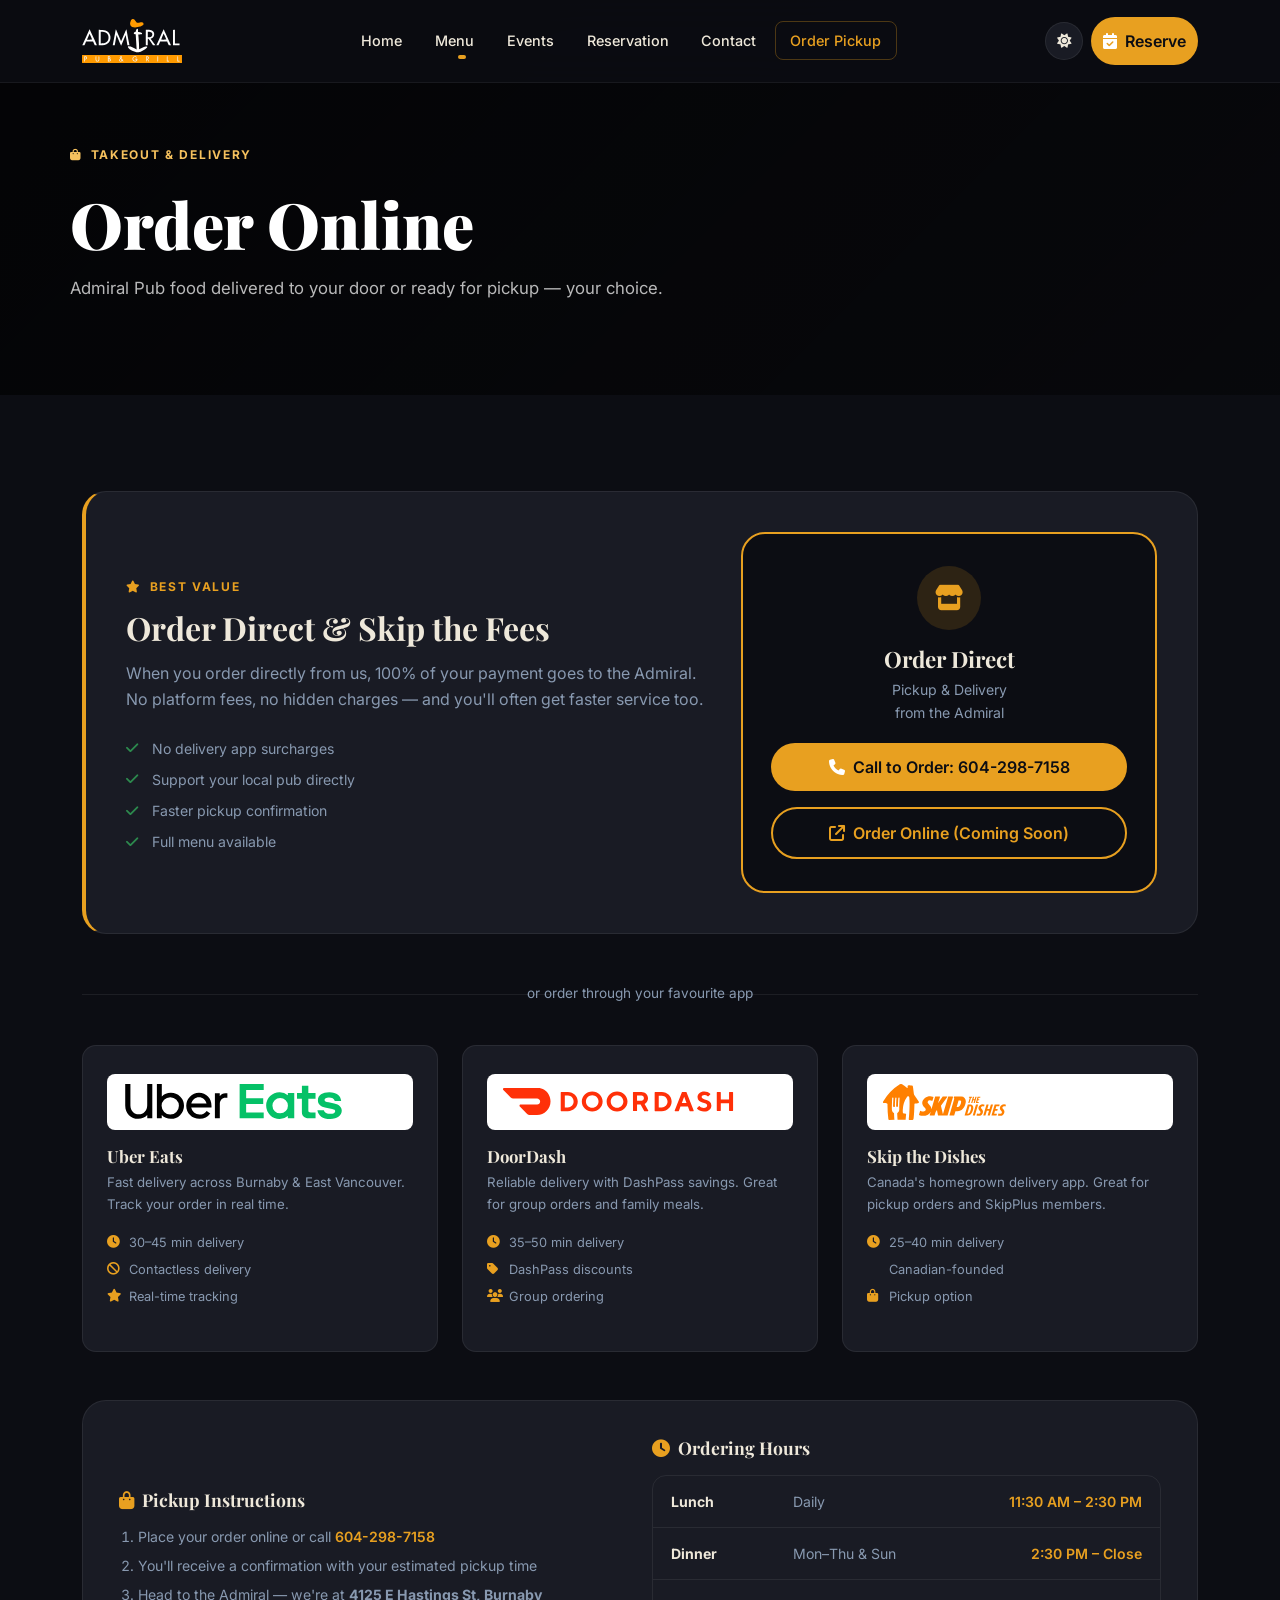
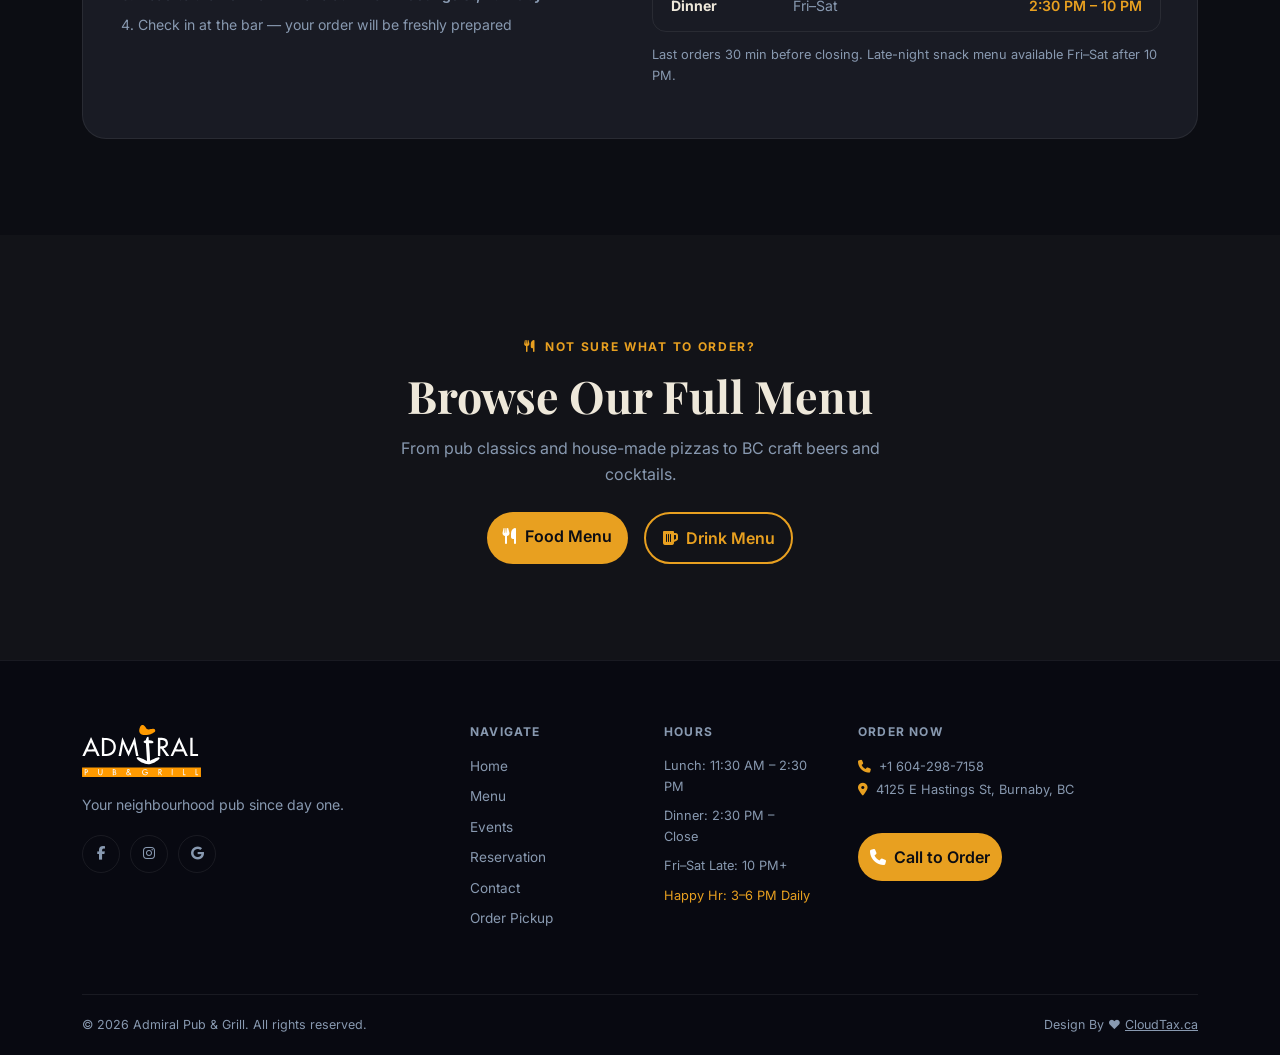
<file: order-pickup.html>
<!DOCTYPE html>
<html lang="en" data-theme="dark">
<head>
  <meta charset="UTF-8">
  <meta name="viewport" content="width=device-width, initial-scale=1.0">
  <title>Order Pickup — Admiral Pub & Grill</title>
  <link href="https://cdn.jsdelivr.net/npm/bootstrap@5.3.2/dist/css/bootstrap.min.css" rel="stylesheet">
  <link href="https://fonts.googleapis.com/css2?family=Playfair+Display:ital,wght@0,700;0,900;1,700&family=Inter:wght@300;400;500;600;700&display=swap" rel="stylesheet">
  <link rel="stylesheet" href="https://cdnjs.cloudflare.com/ajax/libs/font-awesome/6.5.0/css/all.min.css">
  <link rel="stylesheet" href="style.css">
  <link rel="stylesheet" href="menu.css">
  <link rel="stylesheet" href="pages.css">
</head>
<body>

<nav class="navbar navbar-expand-lg fixed-top" id="mainNav">
  <div class="container">
    <a class="navbar-brand" href="index.html">
      <img src="Image/Logo.svg" alt="Admiral Pub &amp; Grill" class="nav-logo">
    </a>
    <div class="d-flex align-items-center gap-2 order-lg-last">
      <button class="theme-toggle" id="themeToggle" aria-label="Toggle theme"><i class="fa-solid fa-sun" id="themeIcon"></i></button>
      <a href="https://tables.toasttab.com/restaurants/ed7b45c6-f962-40f9-bf91-a1d036956011/reserve?partySize=2&dateTime=2026-04-08T08:30:00.000-07:00" target="_blank" rel="noopener" class="btn btn-accent d-none d-lg-inline-flex align-items-center gap-2"><i class="fa-solid fa-calendar-check"></i> Reserve</a>
      <button class="navbar-toggler ms-1" type="button" data-bs-toggle="collapse" data-bs-target="#navMenu"><span class="navbar-toggler-icon"></span></button>
    </div>
    <div class="collapse navbar-collapse" id="navMenu">
      <ul class="navbar-nav mx-auto gap-1">
        <li class="nav-item"><a class="nav-link" href="index.html">Home</a></li>
        <li class="nav-item dropdown">
          <a class="nav-link dropdown-toggle" href="menu.html" role="button" data-bs-toggle="dropdown">Menu</a>
          <ul class="dropdown-menu nav-dropdown">
            <li><a class="dropdown-item nav-dropdown-item" href="menu.html#food"><i class="fa-solid fa-utensils me-2"></i>Food Menu</a></li>
            <li><a class="dropdown-item nav-dropdown-item" href="menu.html#drinks"><i class="fa-solid fa-beer-mug-empty me-2"></i>Drink Menu</a></li>
          </ul>
        </li>
        <li class="nav-item"><a class="nav-link" href="events.html">Events</a></li>
        <li class="nav-item"><a class="nav-link" href="reservation.html">Reservation</a></li>
        <li class="nav-item"><a class="nav-link" href="contact.html">Contact</a></li>
        <li class="nav-item"><a class="nav-link nav-link-highlight active-link" href="order-pickup.html">Order Pickup</a></li>
      </ul>
    </div>
  </div>
</nav>

<!-- PAGE HERO -->
<section class="page-hero page-hero-short">
  <div class="page-hero-bg" style="background-image:url('https://images.unsplash.com/photo-1568901346375-23c9450c58cd?auto=format&fit=crop&w=1600&q=80')"></div>
  <div class="page-hero-overlay"></div>
  <div class="container page-hero-content">
    <div class="section-eyebrow light"><i class="fa-solid fa-bag-shopping"></i> Takeout &amp; Delivery</div>
    <h1 class="page-hero-title">Order Online</h1>
    <p class="page-hero-sub">Admiral Pub food delivered to your door or ready for pickup — your choice.</p>
  </div>
</section>

<!-- MAIN -->
<section class="section-pad">
  <div class="container">

    <!-- Order Direct CTA -->
    <div class="order-direct-hero reveal">
      <div class="row align-items-center g-4">
        <div class="col-lg-7">
          <div class="section-eyebrow"><i class="fa-solid fa-star"></i> Best Value</div>
          <h2 class="section-title" style="font-size:2rem;">Order Direct &amp; Skip the Fees</h2>
          <p style="color:var(--text-muted);font-size:1rem;margin-bottom:1.5rem;">
            When you order directly from us, 100% of your payment goes to the Admiral. No platform fees, no hidden charges — and you'll often get faster service too.
          </p>
          <div class="direct-perks">
            <div class="direct-perk"><i class="fa-solid fa-check"></i> No delivery app surcharges</div>
            <div class="direct-perk"><i class="fa-solid fa-check"></i> Support your local pub directly</div>
            <div class="direct-perk"><i class="fa-solid fa-check"></i> Faster pickup confirmation</div>
            <div class="direct-perk"><i class="fa-solid fa-check"></i> Full menu available</div>
          </div>
        </div>
        <div class="col-lg-5 text-center">
          <div class="order-direct-card">
            <div class="odc-icon"><i class="fa-solid fa-store"></i></div>
            <h3>Order Direct</h3>
            <p>Pickup &amp; Delivery<br>from the Admiral</p>
            <a href="tel:+16042987158" class="btn btn-accent btn-lg w-100 mb-3">
              <i class="fa-solid fa-phone me-2"></i>Call to Order: 604-298-7158
            </a>
            <a href="#" class="btn btn-outline-accent w-100">
              <i class="fa-solid fa-arrow-up-right-from-square me-2"></i>Order Online (Coming Soon)
            </a>
          </div>
        </div>
      </div>
    </div>

    <!-- OR DIVIDER -->
    <div class="or-divider reveal">
      <span>or order through your favourite app</span>
    </div>

    <!-- Platform Cards -->
    <div class="row g-4 reveal">
      <div class="col-md-4">
        <div class="platform-card">
          <div class="platform-logo">
            <img src="Image/uber-eats.svg" alt="Uber Eats">
          </div>
          <h4>Uber Eats</h4>
          <p>Fast delivery across Burnaby &amp; East Vancouver. Track your order in real time.</p>
          <ul class="platform-features">
            <li><i class="fa-solid fa-clock"></i> 30–45 min delivery</li>
            <li><i class="fa-solid fa-ban"></i> Contactless delivery</li>
            <li><i class="fa-solid fa-star"></i> Real-time tracking</li>
          </ul>
        </div>
      </div>
      <div class="col-md-4">
        <div class="platform-card">
          <div class="platform-logo">
            <img src="Image/doordash.svg" alt="DoorDash">
          </div>
          <h4>DoorDash</h4>
          <p>Reliable delivery with DashPass savings. Great for group orders and family meals.</p>
          <ul class="platform-features">
            <li><i class="fa-solid fa-clock"></i> 35–50 min delivery</li>
            <li><i class="fa-solid fa-tag"></i> DashPass discounts</li>
            <li><i class="fa-solid fa-users"></i> Group ordering</li>
          </ul>
        </div>
      </div>
      <div class="col-md-4">
        <div class="platform-card">
          <div class="platform-logo">
            <img src="Image/SkipTheDishes.svg" alt="Skip the Dishes">
          </div>
          <h4>Skip the Dishes</h4>
          <p>Canada's homegrown delivery app. Great for pickup orders and SkipPlus members.</p>
          <ul class="platform-features">
            <li><i class="fa-solid fa-clock"></i> 25–40 min delivery</li>
            <li><i class="fa-solid fa-maple-leaf"></i> Canadian-founded</li>
            <li><i class="fa-solid fa-bag-shopping"></i> Pickup option</li>
          </ul>
        </div>
      </div>
    </div>

    <!-- Pickup Info -->
    <div class="pickup-info-banner reveal">
      <div class="row align-items-center g-4">
        <div class="col-md-6">
          <h4><i class="fa-solid fa-bag-shopping me-2 text-accent"></i>Pickup Instructions</h4>
          <ol class="pickup-steps">
            <li>Place your order online or call <a href="tel:+16042987158">604-298-7158</a></li>
            <li>You'll receive a confirmation with your estimated pickup time</li>
            <li>Head to the Admiral — we're at <strong>4125 E Hastings St, Burnaby</strong></li>
            <li>Check in at the bar — your order will be freshly prepared</li>
          </ol>
        </div>
        <div class="col-md-6">
          <h4><i class="fa-solid fa-clock me-2 text-accent"></i>Ordering Hours</h4>
          <div class="hours-table">
            <div class="hours-row"><span class="hours-label">Lunch</span><span class="hours-days">Daily</span><span class="hours-time">11:30 AM – 2:30 PM</span></div>
            <div class="hours-row"><span class="hours-label">Dinner</span><span class="hours-days">Mon–Thu &amp; Sun</span><span class="hours-time">2:30 PM – Close</span></div>
            <div class="hours-row"><span class="hours-label">Dinner</span><span class="hours-days">Fri–Sat</span><span class="hours-time">2:30 PM – 10 PM</span></div>
          </div>
          <p style="font-size:.8rem;color:var(--text-muted);margin-top:.75rem;">Last orders 30 min before closing. Late-night snack menu available Fri–Sat after 10 PM.</p>
        </div>
      </div>
    </div>

  </div>
</section>

<!-- MENU PREVIEW CALLOUT -->
<section class="section-pad section-alt">
  <div class="container text-center reveal">
    <div class="section-eyebrow"><i class="fa-solid fa-utensils"></i> Not Sure What to Order?</div>
    <h2 class="section-title">Browse Our Full Menu</h2>
    <p class="section-sub mb-4">From pub classics and house-made pizzas to BC craft beers and cocktails.</p>
    <div class="d-flex justify-content-center gap-3 flex-wrap">
      <a href="menu.html#food" class="btn btn-accent btn-lg"><i class="fa-solid fa-utensils me-2"></i>Food Menu</a>
      <a href="menu.html#drinks" class="btn btn-outline-accent btn-lg"><i class="fa-solid fa-beer-mug-empty me-2"></i>Drink Menu</a>
    </div>
  </div>
</section>

<footer class="site-footer">
  <div class="container">
    <div class="row g-5">
      <div class="col-lg-4">
        <div class="footer-brand"><img src="Image/Logo.svg" alt="Admiral Pub &amp; Grill" class="footer-logo"></div>
        <p class="footer-tagline">Your neighbourhood pub since day one.</p>
        <div class="social-links">
          <a href="https://www.facebook.com/admiralpubgrill" target="_blank" rel="noopener" aria-label="Facebook"><i class="fa-brands fa-facebook-f"></i></a>
          <a href="https://www.instagram.com/admiral_pub_grill/" target="_blank" rel="noopener" aria-label="Instagram"><i class="fa-brands fa-instagram"></i></a>
          <a href="https://www.google.com/search?q=admiral+Pub+&sca_esv=0e50515861f97790&biw=3430&bih=1325&sxsrf=ANbL-n6sBgkhBV9_eePleBMMmIzNEXRKeQ%3A1775581933295&ei=7TrVacbPEbT00PEPnuCfiQU&ved=0ahUKEwiG-pyTntyTAxU0OjQIHR7wJ1EQ4dUDCBE&uact=5&oq=admiral+Pub+&gs_lp=[base64]&sclient=gws-wiz-serp#lrd=0x548670cf294373ff:0x242b014b0460706e,1,,,," target="_blank" rel="noopener" aria-label="Google"><i class="fa-brands fa-google"></i></a>
        </div>
      </div>
      <div class="col-6 col-lg-2"><h6 class="footer-heading">Navigate</h6>
        <ul class="footer-links"><li><a href="index.html">Home</a></li><li><a href="menu.html">Menu</a></li><li><a href="events.html">Events</a></li><li><a href="reservation.html">Reservation</a></li><li><a href="contact.html">Contact</a></li><li><a href="order-pickup.html">Order Pickup</a></li></ul>
      </div>
      <div class="col-6 col-lg-2"><h6 class="footer-heading">Hours</h6>
        <ul class="footer-links small-text"><li>Lunch: 11:30 AM – 2:30 PM</li><li>Dinner: 2:30 PM – Close</li><li>Fri–Sat Late: 10 PM+</li><li class="accent-text">Happy Hr: 3–6 PM Daily</li></ul>
      </div>
      <div class="col-lg-4"><h6 class="footer-heading">Order Now</h6>
        <p class="footer-address"><i class="fa-solid fa-phone me-1"></i> +1 604-298-7158<br><i class="fa-solid fa-location-dot me-1"></i> 4125 E Hastings St, Burnaby, BC</p>
        <a href="tel:+16042987158" class="btn btn-accent mt-3"><i class="fa-solid fa-phone me-2"></i>Call to Order</a>
      </div>
    </div>
    <div class="footer-bottom"><span>© 2026 Admiral Pub &amp; Grill. All rights reserved.</span><span class="design-credit">Design By ❤️ <a href="https://cloudtax.ca" target="_blank" rel="noopener" style="color:inherit;text-decoration:underline;">CloudTax.ca</a></span></div>
  </div>
</footer>

<div class="toast-container position-fixed bottom-0 end-0 p-3">
  <div id="toastMsg" class="toast align-items-center border-0" role="alert">
    <div class="d-flex"><div class="toast-body" id="toastBody"></div><button type="button" class="btn-close me-2 m-auto" data-bs-dismiss="toast"></button></div>
  </div>
</div>

<script src="https://cdn.jsdelivr.net/npm/bootstrap@5.3.2/dist/js/bootstrap.bundle.min.js"></script>
<script src="shared.js"></script>
</body>
</html>
</file>
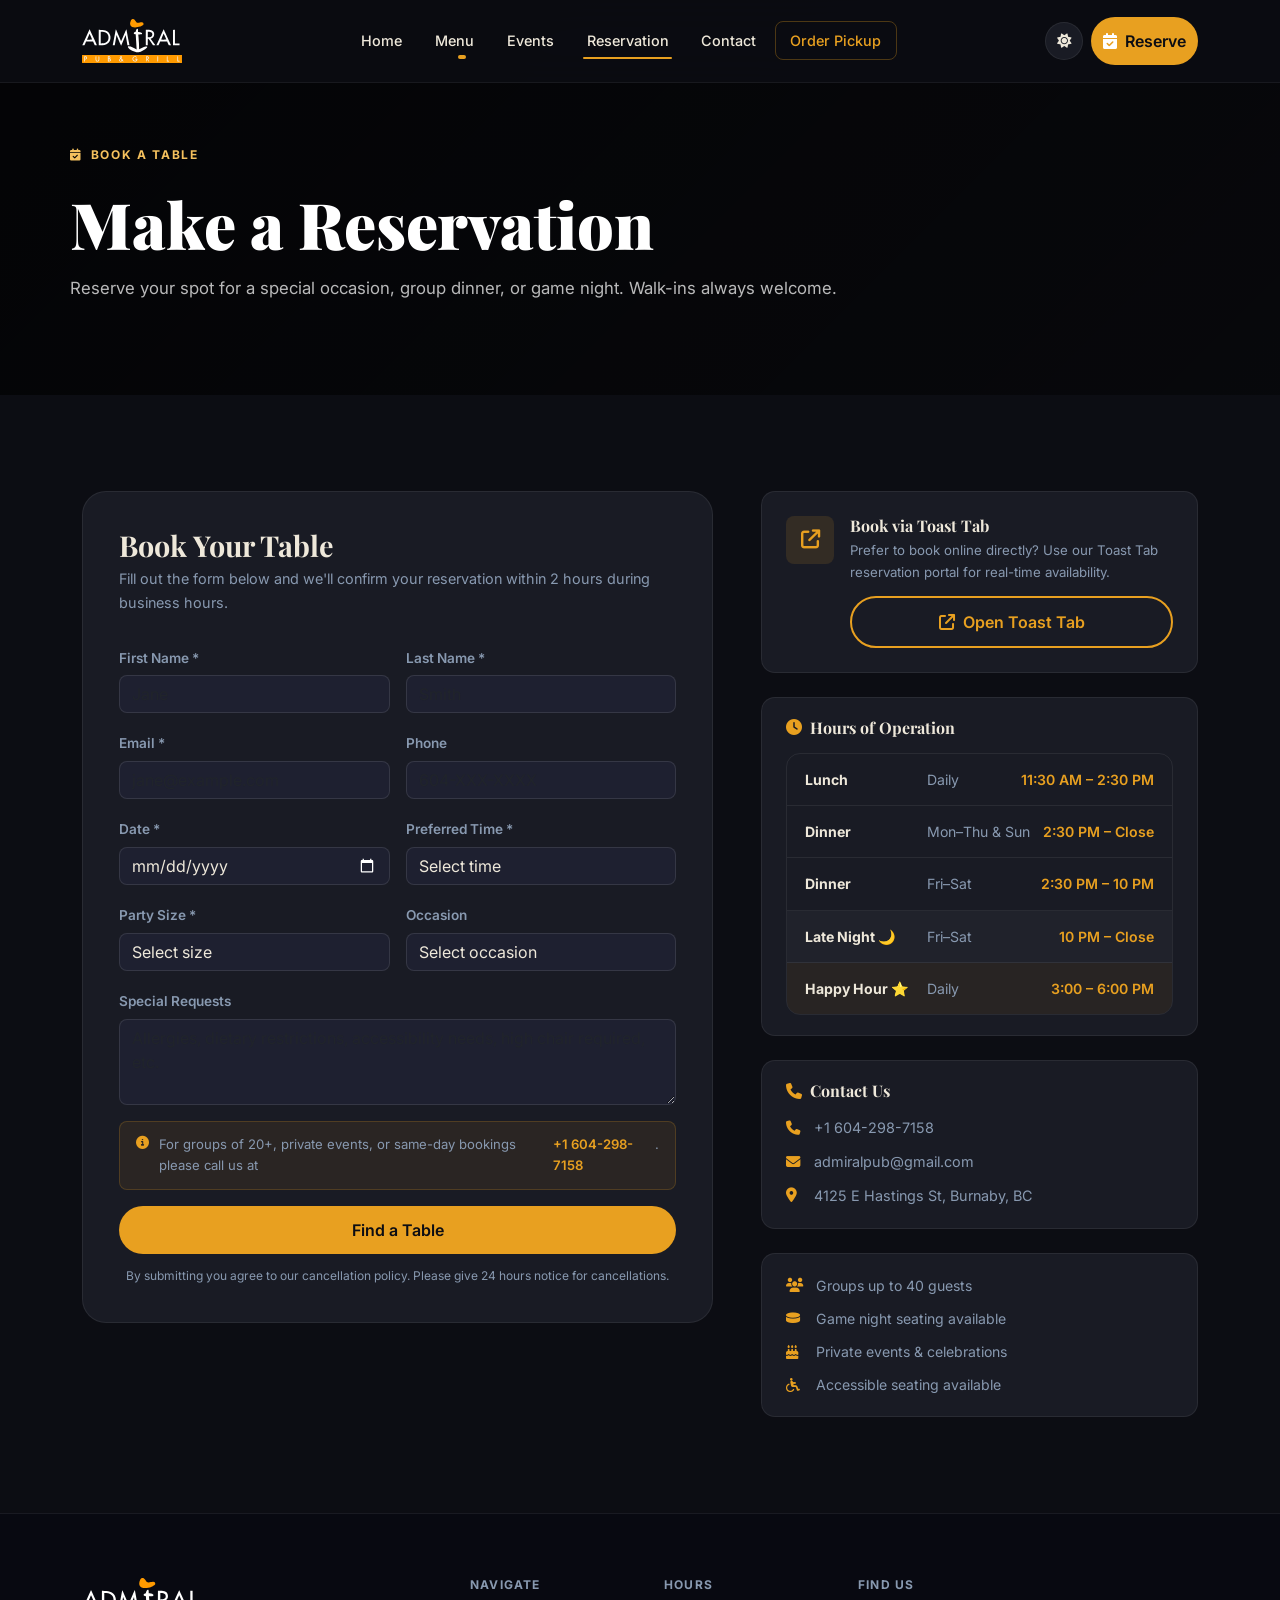
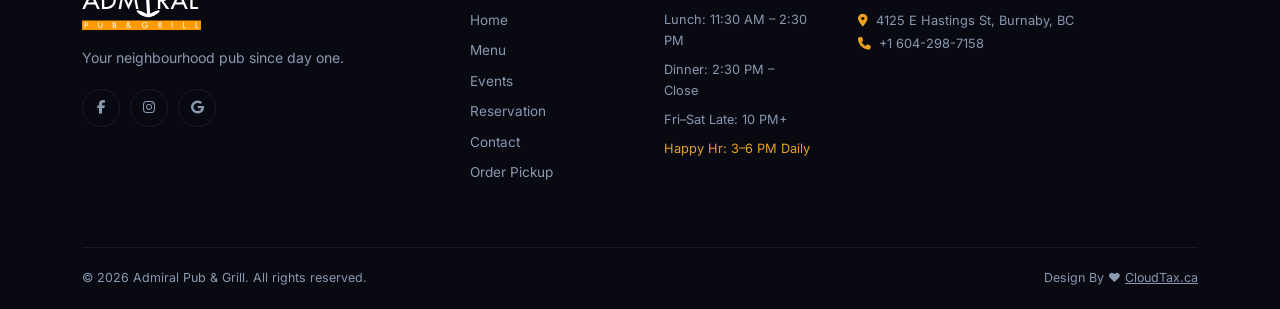
<file: reservation.html>
<!DOCTYPE html>
<html lang="en" data-theme="dark">
<head>
  <meta charset="UTF-8">
  <meta name="viewport" content="width=device-width, initial-scale=1.0">
  <title>Reservation — Admiral Pub & Grill</title>
  <link href="https://cdn.jsdelivr.net/npm/bootstrap@5.3.2/dist/css/bootstrap.min.css" rel="stylesheet">
  <link href="https://fonts.googleapis.com/css2?family=Playfair+Display:ital,wght@0,700;0,900;1,700&family=Inter:wght@300;400;500;600;700&display=swap" rel="stylesheet">
  <link rel="stylesheet" href="https://cdnjs.cloudflare.com/ajax/libs/font-awesome/6.5.0/css/all.min.css">
  <link rel="stylesheet" href="style.css">
  <link rel="stylesheet" href="menu.css">
  <link rel="stylesheet" href="pages.css">
</head>
<body>

<nav class="navbar navbar-expand-lg fixed-top" id="mainNav">
  <div class="container">
    <a class="navbar-brand" href="index.html">
      <img src="Image/Logo.svg" alt="Admiral Pub &amp; Grill" class="nav-logo">
    </a>
    <div class="d-flex align-items-center gap-2 order-lg-last">
      <button class="theme-toggle" id="themeToggle" aria-label="Toggle theme"><i class="fa-solid fa-sun" id="themeIcon"></i></button>
      <a href="https://tables.toasttab.com/restaurants/ed7b45c6-f962-40f9-bf91-a1d036956011/reserve?partySize=2&dateTime=2026-04-08T08:30:00.000-07:00" target="_blank" rel="noopener" class="btn btn-accent d-none d-lg-inline-flex align-items-center gap-2"><i class="fa-solid fa-calendar-check"></i> Reserve</a>
      <button class="navbar-toggler ms-1" type="button" data-bs-toggle="collapse" data-bs-target="#navMenu"><span class="navbar-toggler-icon"></span></button>
    </div>
    <div class="collapse navbar-collapse" id="navMenu">
      <ul class="navbar-nav mx-auto gap-1">
        <li class="nav-item"><a class="nav-link" href="index.html">Home</a></li>
        <li class="nav-item dropdown">
          <a class="nav-link dropdown-toggle" href="menu.html" role="button" data-bs-toggle="dropdown">Menu</a>
          <ul class="dropdown-menu nav-dropdown">
            <li><a class="dropdown-item nav-dropdown-item" href="menu.html#food"><i class="fa-solid fa-utensils me-2"></i>Food Menu</a></li>
            <li><a class="dropdown-item nav-dropdown-item" href="menu.html#drinks"><i class="fa-solid fa-beer-mug-empty me-2"></i>Drink Menu</a></li>
          </ul>
        </li>
        <li class="nav-item"><a class="nav-link" href="events.html">Events</a></li>
        <li class="nav-item"><a class="nav-link active-link" href="reservation.html">Reservation</a></li>
        <li class="nav-item"><a class="nav-link" href="contact.html">Contact</a></li>
        <li class="nav-item"><a class="nav-link nav-link-highlight" href="order-pickup.html">Order Pickup</a></li>
      </ul>
    </div>
  </div>
</nav>

<!-- PAGE HERO -->
<section class="page-hero">
  <div class="page-hero-bg" style="background-image:url('https://images.unsplash.com/photo-1414235077428-338989a2e8c0?auto=format&fit=crop&w=1600&q=80')"></div>
  <div class="page-hero-overlay"></div>
  <div class="container page-hero-content">
    <div class="section-eyebrow light"><i class="fa-solid fa-calendar-check"></i> Book a Table</div>
    <h1 class="page-hero-title">Make a Reservation</h1>
    <p class="page-hero-sub">Reserve your spot for a special occasion, group dinner, or game night. Walk-ins always welcome.</p>
  </div>
</section>

<!-- MAIN CONTENT -->
<section class="section-pad">
  <div class="container">
    <div class="row g-5 align-items-start">

      <!-- FORM -->
      <div class="col-lg-7 reveal">
        <div class="res-form-wrap">
          <h2 class="res-form-title">Book Your Table</h2>
          <p class="res-form-sub">Fill out the form below and we'll confirm your reservation within 2 hours during business hours.</p>
          <form id="resForm" onsubmit="handleReservation(event)">
            <div class="row g-3">
              <div class="col-sm-6">
                <label class="form-label">First Name *</label>
                <input type="text" class="form-control rsvp-input" placeholder="Jane" required>
              </div>
              <div class="col-sm-6">
                <label class="form-label">Last Name *</label>
                <input type="text" class="form-control rsvp-input" placeholder="Smith" required>
              </div>
              <div class="col-sm-6">
                <label class="form-label">Email *</label>
                <input type="email" class="form-control rsvp-input" placeholder="jane@example.com" required>
              </div>
              <div class="col-sm-6">
                <label class="form-label">Phone</label>
                <input type="tel" class="form-control rsvp-input" placeholder="604-XXX-XXXX">
              </div>
              <div class="col-sm-6">
                <label class="form-label">Date *</label>
                <input type="date" class="form-control rsvp-input" id="resDate" required>
              </div>
              <div class="col-sm-6">
                <label class="form-label">Preferred Time *</label>
                <select class="form-select rsvp-input" required>
                  <option value="">Select time</option>
                  <optgroup label="Lunch (11:30 AM – 2:30 PM)">
                    <option>11:30 AM</option><option>12:00 PM</option><option>12:30 PM</option>
                    <option>1:00 PM</option><option>1:30 PM</option><option>2:00 PM</option>
                  </optgroup>
                  <optgroup label="Dinner (5:00 PM – close)">
                    <option>5:00 PM</option><option>5:30 PM</option><option>6:00 PM</option>
                    <option>6:30 PM</option><option>7:00 PM</option><option>7:30 PM</option>
                    <option>8:00 PM</option><option>8:30 PM</option><option>9:00 PM</option>
                  </optgroup>
                </select>
              </div>
              <div class="col-sm-6">
                <label class="form-label">Party Size *</label>
                <select class="form-select rsvp-input" required>
                  <option value="">Select size</option>
                  <option>1–2 guests</option><option>3–4 guests</option>
                  <option>5–6 guests</option><option>7–10 guests</option>
                  <option>11–20 guests</option><option>20+ guests (call us)</option>
                </select>
              </div>
              <div class="col-sm-6">
                <label class="form-label">Occasion</label>
                <select class="form-select rsvp-input">
                  <option value="">Select occasion</option>
                  <option>Birthday</option><option>Anniversary</option>
                  <option>Business Dinner</option><option>Game Night</option>
                  <option>Private Event</option><option>Just Dinner</option>
                </select>
              </div>
              <div class="col-12">
                <label class="form-label">Special Requests</label>
                <textarea class="form-control rsvp-input" rows="3" placeholder="Allergies, dietary restrictions, accessibility needs, high chair required, etc."></textarea>
              </div>
              <div class="col-12">
                <div class="res-note"><i class="fa-solid fa-circle-info"></i> For groups of 20+, private events, or same-day bookings please call us at <a href="tel:+16042987158">+1 604-298-7158</a>.</div>
              </div>
              <div class="col-12">
                <a href="https://www.tbdine.com/book/restaurant/admiral?people=2&date=2026-04-07&time=19:00&idApp=300" target="_blank" class="btn btn-accent w-100 btn-lg d-flex align-items-center justify-content-center">
                  Find a Table
                </a>
                <p class="res-disclaimer">By submitting you agree to our cancellation policy. Please give 24 hours notice for cancellations.</p>
              </div>
            </div>
          </form>
        </div>
      </div>

      <!-- SIDEBAR -->
      <div class="col-lg-5 reveal">
        <!-- Toast Tab Option -->
        <div class="res-alt-card">
          <div class="res-alt-icon"><i class="fa-solid fa-arrow-up-right-from-square"></i></div>
          <div>
            <h5>Book via Toast Tab</h5>
            <p>Prefer to book online directly? Use our Toast Tab reservation portal for real-time availability.</p>
            <a href="https://tables.toasttab.com/restaurants/ed7b45c6-f962-40f9-bf91-a1d036956011/findTime" target="_blank" class="btn btn-outline-accent w-100">
              <i class="fa-solid fa-external-link me-2"></i>Open Toast Tab
            </a>
          </div>
        </div>

        <!-- Hours -->
        <div class="res-info-card mt-4">
          <h5 class="res-info-title"><i class="fa-solid fa-clock me-2"></i>Hours of Operation</h5>
          <div class="hours-table">
            <div class="hours-row"><span class="hours-label">Lunch</span><span class="hours-days">Daily</span><span class="hours-time">11:30 AM – 2:30 PM</span></div>
            <div class="hours-row"><span class="hours-label">Dinner</span><span class="hours-days">Mon–Thu &amp; Sun</span><span class="hours-time">2:30 PM – Close</span></div>
            <div class="hours-row"><span class="hours-label">Dinner</span><span class="hours-days">Fri–Sat</span><span class="hours-time">2:30 PM – 10 PM</span></div>
            <div class="hours-row highlight"><span class="hours-label">Late Night 🌙</span><span class="hours-days">Fri–Sat</span><span class="hours-time">10 PM – Close</span></div>
            <div class="hours-row accent"><span class="hours-label">Happy Hour ⭐</span><span class="hours-days">Daily</span><span class="hours-time">3:00 – 6:00 PM</span></div>
          </div>
        </div>

        <!-- Contact -->
        <div class="res-info-card mt-4">
          <h5 class="res-info-title"><i class="fa-solid fa-phone me-2"></i>Contact Us</h5>
          <div class="contact-info">
            <a href="tel:+16042987158" class="contact-item"><i class="fa-solid fa-phone"></i> +1 604-298-7158</a>
            <a href="mailto:admiralpub@gmail.com" class="contact-item"><i class="fa-solid fa-envelope"></i> admiralpub@gmail.com</a>
            <a href="contact.html" class="contact-item"><i class="fa-solid fa-location-dot"></i> 4125 E Hastings St, Burnaby, BC</a>
          </div>
        </div>

        <!-- Perks -->
        <div class="res-perks mt-4">
          <div class="res-perk-item"><i class="fa-solid fa-users"></i><span>Groups up to 40 guests</span></div>
          <div class="res-perk-item"><i class="fa-solid fa-hockey-puck"></i><span>Game night seating available</span></div>
          <div class="res-perk-item"><i class="fa-solid fa-cake-candles"></i><span>Private events &amp; celebrations</span></div>
          <div class="res-perk-item"><i class="fa-solid fa-wheelchair"></i><span>Accessible seating available</span></div>
        </div>
      </div>
    </div>
  </div>
</section>

<footer class="site-footer">
  <div class="container">
    <div class="row g-5">
      <div class="col-lg-4">
        <div class="footer-brand"><img src="Image/Logo.svg" alt="Admiral Pub &amp; Grill" class="footer-logo"></div>
        <p class="footer-tagline">Your neighbourhood pub since day one.</p>
        <div class="social-links">
          <a href="https://www.facebook.com/admiralpubgrill" target="_blank" rel="noopener" aria-label="Facebook"><i class="fa-brands fa-facebook-f"></i></a>
          <a href="https://www.instagram.com/admiral_pub_grill/" target="_blank" rel="noopener" aria-label="Instagram"><i class="fa-brands fa-instagram"></i></a>
          <a href="https://www.google.com/search?q=admiral+Pub+&sca_esv=0e50515861f97790&biw=3430&bih=1325&sxsrf=ANbL-n6sBgkhBV9_eePleBMMmIzNEXRKeQ%3A1775581933295&ei=7TrVacbPEbT00PEPnuCfiQU&ved=0ahUKEwiG-pyTntyTAxU0OjQIHR7wJ1EQ4dUDCBE&uact=5&oq=admiral+Pub+&gs_lp=[base64]&sclient=gws-wiz-serp#lrd=0x548670cf294373ff:0x242b014b0460706e,1,,,," target="_blank" rel="noopener" aria-label="Google"><i class="fa-brands fa-google"></i></a>
        </div>
      </div>
      <div class="col-6 col-lg-2"><h6 class="footer-heading">Navigate</h6>
        <ul class="footer-links"><li><a href="index.html">Home</a></li><li><a href="menu.html">Menu</a></li><li><a href="events.html">Events</a></li><li><a href="reservation.html">Reservation</a></li><li><a href="contact.html">Contact</a></li><li><a href="order-pickup.html">Order Pickup</a></li></ul>
      </div>
      <div class="col-6 col-lg-2"><h6 class="footer-heading">Hours</h6>
        <ul class="footer-links small-text"><li>Lunch: 11:30 AM – 2:30 PM</li><li>Dinner: 2:30 PM – Close</li><li>Fri–Sat Late: 10 PM+</li><li class="accent-text">Happy Hr: 3–6 PM Daily</li></ul>
      </div>
      <div class="col-lg-4"><h6 class="footer-heading">Find Us</h6>
        <p class="footer-address"><i class="fa-solid fa-location-dot me-1"></i> 4125 E Hastings St, Burnaby, BC<br><i class="fa-solid fa-phone me-1"></i> +1 604-298-7158</p>
      </div>
    </div>
    <div class="footer-bottom"><span>© 2026 Admiral Pub &amp; Grill. All rights reserved.</span><span class="design-credit">Design By ❤️ <a href="https://cloudtax.ca" target="_blank" rel="noopener" style="color:inherit;text-decoration:underline;">CloudTax.ca</a></span></div>
  </div>
</footer>

<div class="toast-container position-fixed bottom-0 end-0 p-3">
  <div id="toastMsg" class="toast align-items-center border-0" role="alert">
    <div class="d-flex"><div class="toast-body" id="toastBody"></div><button type="button" class="btn-close me-2 m-auto" data-bs-dismiss="toast"></button></div>
  </div>
</div>

<script src="https://cdn.jsdelivr.net/npm/bootstrap@5.3.2/dist/js/bootstrap.bundle.min.js"></script>
<script src="shared.js"></script>
<script>
  // Set min date to today
  document.getElementById('resDate').min = new Date().toISOString().split('T')[0];

  function handleReservation(e) {
    e.preventDefault();
    e.target.reset();
    showToast("Reservation request sent! We'll confirm within 2 hours. 🍁", "success");
  }
</script>
</body>
</html>
</file>
<file: style.css>
/* ═══════════════════════════════════════════
   ADMIRAL PUB & GRILL — STYLESHEET
   Dark / Light theme via [data-theme]
═══════════════════════════════════════════ */

/* ── TOKENS ── */
:root {
  --accent:        #e8a020;
  --accent-dark:   #c4780a;
  --accent-light:  #f5c15e;
  --green:         #2d8a4e;
  --purple:        #7c6fcd;
  --red:           #d94f6b;
  --radius-sm:     8px;
  --radius-md:     14px;
  --radius-lg:     24px;
  --shadow-sm:     0 2px 12px rgba(0,0,0,.15);
  --shadow-md:     0 6px 30px rgba(0,0,0,.25);
  --shadow-lg:     0 16px 60px rgba(0,0,0,.35);
  --transition:    all .28s cubic-bezier(.4,0,.2,1);
}

/* ── DARK THEME (default) ── */
[data-theme="dark"] {
  --bg:            #0c0d13;
  --bg-alt:        #121318;
  --bg-card:       #191b24;
  --bg-card-hover: #1f2230;
  --border:        rgba(255,255,255,.07);
  --text:          #eee8da;
  --text-muted:    #8899b0;
  --text-sub:      #6677888;
  --nav-bg:        rgba(12,13,19,.88);
  --nav-border:    rgba(255,255,255,.06);
  --stats-bg:      #111219;
  --footer-bg:     #080911;
  --input-bg:      #1e2030;
  --input-border:  rgba(255,255,255,.1);
  --overlay:       linear-gradient(135deg,rgba(0,0,0,.72) 0%,rgba(0,0,0,.3) 100%);
  --hh-bg:         linear-gradient(135deg,#1a0f04 0%,#0f1520 100%);
  --modal-bg:      #181a26;
}

/* ── LIGHT THEME ── */
[data-theme="light"] {
  --bg:            #faf8f3;
  --bg-alt:        #f2ede4;
  --bg-card:       #ffffff;
  --bg-card-hover: #fdf9f3;
  --border:        rgba(0,0,0,.08);
  --text:          #1a1a2e;
  --text-muted:    #556677;
  --nav-bg:        rgba(250,248,243,.92);
  --nav-border:    rgba(0,0,0,.08);
  --stats-bg:      #1a1a2e;
  --footer-bg:     #111219;
  --input-bg:      #f4f0e8;
  --input-border:  rgba(0,0,0,.12);
  --overlay:       linear-gradient(135deg,rgba(0,0,0,.55) 0%,rgba(0,0,0,.2) 100%);
  --hh-bg:         linear-gradient(135deg,#2a1505 0%,#1a2035 100%);
  --modal-bg:      #ffffff;
}

/* ── BASE ── */
*, *::before, *::after { box-sizing: border-box; margin: 0; padding: 0; }

html { scroll-behavior: smooth; font-size: 16px; }

body {
  font-family: 'Inter', sans-serif;
  background: var(--bg);
  color: var(--text);
  line-height: 1.65;
  transition: background .35s, color .35s;
  overflow-x: hidden;
}

h1,h2,h3,h4,h5,h6 { font-family: 'Playfair Display', serif; font-weight: 700; }

a { text-decoration: none; color: inherit; }

img { max-width: 100%; }

.section-pad { padding: 96px 0; }

/* ── SCROLLBAR ── */
::-webkit-scrollbar { width: 6px; }
::-webkit-scrollbar-track { background: var(--bg); }
::-webkit-scrollbar-thumb { background: var(--accent); border-radius: 3px; }

/* ── BUTTONS ── */
.btn-accent {
  background: var(--accent);
  color: #0c0d13 !important;
  font-weight: 600;
  font-size: 16px;
  padding-top: 12px;
  padding-bottom: 12px;
  border: none;
  border-radius: 999px;
  transition: var(--transition);
}
.btn-accent:hover { background: var(--accent-light); transform: translateY(-2px); box-shadow: 0 8px 24px rgba(232,160,32,.3); }
.btn-accent i { color: white; }

.btn-outline-accent {
  border: 2px solid var(--accent);
  color: var(--accent) !important;
  background: transparent;
  font-weight: 600;
  font-size: 16px;
  padding-top: 12px;
  padding-bottom: 12px;
  border-radius: 999px;
  transition: var(--transition);
}
.btn-outline-accent:hover { background: var(--accent); color: #0c0d13 !important; transform: translateY(-2px); }

/* ── NAVBAR ── */
#mainNav {
  background: var(--nav-bg);
  border-bottom: 1px solid var(--nav-border);
  backdrop-filter: blur(18px);
  -webkit-backdrop-filter: blur(18px);
  transition: var(--transition);
  padding: 14px 0;
}
#mainNav.scrolled { padding: 8px 0; box-shadow: var(--shadow-md); }

.nav-logo { height: 44px; width: auto; display: block; transition: filter .3s ease; }
[data-theme="light"] .nav-logo { filter: brightness(0); }

.nav-link {
  color: var(--text) !important;
  font-weight: 500;
  font-size: .9rem;
  padding: .5rem .9rem !important;
  border-radius: var(--radius-sm);
  transition: var(--transition);
  position: relative;
}
.nav-link::after {
  content: ''; position: absolute; bottom: 2px; left: 50%; right: 50%;
  height: 2px; background: var(--accent); border-radius: 2px; transition: var(--transition);
}
.nav-link:hover::after, .nav-link.active-link::after { left: 10%; right: 10%; }
.nav-link:hover { color: var(--accent) !important; }

.theme-toggle {
  background: var(--bg-card);
  border: 1px solid var(--border);
  color: var(--text);
  width: 38px; height: 38px;
  border-radius: 50%;
  display: flex; align-items: center; justify-content: center;
  font-size: .9rem;
  cursor: pointer;
  transition: var(--transition);
}
.theme-toggle:hover { background: var(--accent); color: #000; border-color: var(--accent); }

.navbar-toggler { border-color: var(--border); }
.navbar-toggler-icon { filter: invert(1); opacity: .7; }
[data-theme="light"] .navbar-toggler-icon { filter: none; }

/* ── HERO ── */
.hero-section {
  position: relative;
  min-height: 100vh;
  display: flex;
  align-items: center;
  overflow: hidden;
}
.hero-bg {
  position: absolute; inset: 0;
  background-image: url('Image/hero.jpg');
  background-size: cover;
  background-position: center;
  transform: scale(1.06);
  transition: transform 8s ease-out;
}
.hero-section:hover .hero-bg { transform: scale(1.02); }
.hero-overlay {
  position: absolute; inset: 0;
  background: linear-gradient(
    to bottom,
    rgba(0,0,0,.55) 0%,
    rgba(0,0,0,.35) 60%,
    var(--bg) 100%
  );
}
.hero-content { position: relative; z-index: 2; }

.hero-eyebrow {
  display: inline-flex; align-items: center; gap: .5rem;
  font-size: .8rem; font-weight: 600; letter-spacing: .12em; text-transform: uppercase;
  color: var(--accent); margin-bottom: 1.2rem;
  background: rgba(232,160,32,.12); border: 1px solid rgba(232,160,32,.25);
  padding: .4rem .9rem; border-radius: 99px;
}
.maple { font-size: 1rem; }

.hero-title {
  font-size: clamp(2.6rem, 6vw, 5rem);
  font-weight: 900;
  color: #fff;
  line-height: 1.1;
  margin-bottom: 1.4rem;
}
.hero-title em { color: var(--accent); font-style: italic; }

.hero-desc {
  font-size: 1.15rem;
  color: rgba(255,255,255,.75);
  max-width: 520px;
  margin-bottom: 2rem;
}

.hero-badges {
  display: flex; flex-wrap: wrap; gap: .75rem;
  margin-top: 2rem;
}
.hero-badge {
  display: inline-flex; align-items: center; gap: .5rem;
  font-size: .82rem; font-weight: 600;
  background: rgba(255,255,255,.1);
  border: 1px solid rgba(255,255,255,.15);
  padding: .45rem .9rem; border-radius: 99px;
  color: rgba(255,255,255,.9);
  backdrop-filter: blur(8px);
}
.hero-badge i { color: var(--accent); }

.hero-scroll-cue {
  position: absolute; bottom: 2.5rem; left: 50%; transform: translateX(-50%);
  width: 44px; height: 44px; border-radius: 50%;
  border: 2px solid rgba(255,255,255,.3);
  display: flex; align-items: center; justify-content: center;
  color: #fff; font-size: .8rem; z-index: 2;
  animation: bounceDown 2s ease-in-out infinite;
  transition: var(--transition);
}
.hero-scroll-cue:hover { border-color: var(--accent); color: var(--accent); }
@keyframes bounceDown { 0%,100%{transform:translateX(-50%) translateY(0)} 50%{transform:translateX(-50%) translateY(8px)} }

/* ── ANIMATE UP ── */
.animate-up { opacity: 0; transform: translateY(28px); animation: animUp .7s forwards; }
.delay-1 { animation-delay: .2s; }
.delay-2 { animation-delay: .4s; }
.delay-3 { animation-delay: .6s; }
.delay-4 { animation-delay: .8s; }
.delay-5 { animation-delay: 1s; }
@keyframes animUp { to { opacity: 1; transform: translateY(0); } }

/* ── REVEAL ON SCROLL ── */
.reveal { opacity: 0; transform: translateY(32px); transition: opacity .7s ease, transform .7s ease; }
.reveal.visible { opacity: 1; transform: translateY(0); }

/* ── STATS BAR ── */
.stats-bar {
  background: var(--stats-bg);
  padding: 32px 0;
  border-top: 1px solid var(--border);
  border-bottom: 1px solid var(--border);
}
.stat-item {
  text-align: center;
  padding: 12px 0;
  border-right: 1px solid rgba(255,255,255,.06);
}
.stat-item:last-child { border-right: none; }
.stat-number { font-family: 'Playfair Display', serif; font-size: 2.4rem; font-weight: 900; color: var(--accent); }
.stat-unit { font-size: 1rem; font-weight: 600; color: var(--accent); }
.stat-label { display: block; font-size: .78rem; font-weight: 500; color: #aab; text-transform: uppercase; letter-spacing: .08em; margin-top: 2px; }

/* ── SECTION COMMON ── */
.section-alt { background: var(--bg-alt); }
.section-eyebrow {
  display: inline-flex; align-items: center; gap: .5rem;
  font-size: .75rem; font-weight: 700; letter-spacing: .14em; text-transform: uppercase;
  color: var(--accent); margin-bottom: .8rem;
}
.section-eyebrow.light { color: var(--accent-light); }
.section-title { font-size: clamp(1.8rem, 4vw, 2.8rem); line-height: 1.2; margin-bottom: .75rem; }
.section-sub { font-size: 1rem; color: var(--text-muted); max-width: 560px; margin: 0 auto 2rem; padding: 0 1rem; }

/* ── MONTH TABS ── */
.month-tabs-wrap {
  overflow-x: auto;
  overflow-y: visible;
  padding-bottom: 4px;
  padding-top: 20px;
  margin-bottom: 1.5rem;
  scrollbar-width: none;
}
.month-tabs-wrap::-webkit-scrollbar { display: none; }
.month-tabs {
  display: flex; gap: 12px;
  list-style: none; padding: 0; margin: 0;
  justify-content: center;
  flex-wrap: wrap;
  overflow: visible;
}
.month-tab {
  display: flex; flex-direction: column; align-items: center;
  padding: 22px 32px 16px 32px;
  background: var(--bg-card);
  border: 2px solid var(--border);
  border-radius: var(--radius-md);
  cursor: pointer;
  transition: var(--transition);
  position: relative;
  min-width: 140px;
  overflow: visible;
}
.month-tab:hover { border-color: var(--accent); background: var(--bg-card-hover); }
.month-tab.active {
  border-color: var(--accent);
  background: rgba(232,160,32,.08);
  box-shadow: 0 0 0 4px rgba(232,160,32,.1);
}
.month-name { font-family: 'Playfair Display', serif; font-size: 1.4rem; font-weight: 700; color: var(--text); }
.month-tab.active .month-name { color: var(--accent); }
.month-year { font-size: .72rem; font-weight: 500; color: var(--text-muted); text-transform: uppercase; letter-spacing: .08em; }
.month-count {
  position: absolute; top: -10px; right: 8px;
  background: var(--accent); color: #000;
  font-size: .7rem; font-weight: 700;
  width: 24px; height: 24px; border-radius: 50%;
  display: flex; align-items: center; justify-content: center;
}

/* ── FILTER PILLS ── */
.filter-pills {
  display: flex; flex-wrap: wrap; gap: 8px;
  justify-content: center;
  margin-bottom: 2.5rem;
}
.filter-pill {
  display: inline-flex; align-items: center; gap: .4rem;
  padding: .45rem 1.1rem;
  background: var(--bg-card);
  border: 1px solid var(--border);
  border-radius: 99px;
  font-size: .82rem; font-weight: 500; color: var(--text-muted);
  cursor: pointer;
  transition: var(--transition);
}
.filter-pill:hover { border-color: var(--accent); color: var(--accent); }
.filter-pill.active { background: var(--accent); color: #000; border-color: var(--accent); font-weight: 600; }

/* ── EVENT CARDS ── */
.event-card {
  background: var(--bg-card);
  border: 1px solid var(--border);
  border-radius: var(--radius-md);
  padding: 0;
  overflow: hidden;
  transition: var(--transition);
  height: 100%;
  display: flex; flex-direction: column;
  cursor: pointer;
}
.event-card:hover {
  transform: translateY(-6px);
  box-shadow: var(--shadow-lg);
  border-color: rgba(232,160,32,.3);
}
.event-card-img-wrap {
  position: relative; width: 100%; height: 180px; overflow: hidden; flex-shrink: 0;
  will-change: transform;
}
.event-card-img {
  width: 100%; height: 100%; object-fit: cover;
  transition: var(--transition);
}
.event-card:hover .event-card-img { transform: scale(1.05); }
.event-card-img-overlay {
  position: absolute; inset: 0;
  background: linear-gradient(to top, rgba(0,0,0,.72) 0%, rgba(0,0,0,.18) 55%, transparent 100%);
  display: flex; align-items: flex-end; justify-content: space-between;
  padding: 12px 14px;
  transition: var(--transition);
  pointer-events: none;
}
.event-date-block {
  display: flex; flex-direction: column; align-items: center;
  background: rgba(0,0,0,.55); backdrop-filter: blur(6px);
  border-radius: var(--radius-sm); padding: 6px 10px;
  font-weight: 700; color: #fff; min-width: 46px; text-align: center;
}
.event-date-block .day-num { font-family: 'Playfair Display', serif; font-size: 1.5rem; line-height: 1; }
.event-date-block .day-name { font-size: .6rem; text-transform: uppercase; letter-spacing: .08em; opacity: .85; margin-top: 2px; }

.event-card-body { padding: 16px; flex: 1; display: flex; flex-direction: column; gap: 6px; }
.event-type-badge {
  display: inline-flex; align-items: center; gap: .35rem;
  font-size: .7rem; font-weight: 700; text-transform: uppercase; letter-spacing: .08em;
  padding: .2rem .6rem; border-radius: 99px;
}
.badge-live-music { background: rgba(232,160,32,.15); color: var(--accent); }
.badge-sports     { background: rgba(45,138,78,.15);  color: #4ab870; }
.badge-trivia     { background: rgba(124,111,205,.15); color: #a89ce8; }
.badge-special    { background: rgba(217,79,107,.18);  color: #e8718a; }

.event-title { font-family: 'Playfair Display', serif; font-size: 1.1rem; font-weight: 700; line-height: 1.3; }
.event-time  { font-size: .8rem; color: var(--text-muted); display: flex; align-items: center; gap: .35rem; }
.event-desc  { font-size: .82rem; color: var(--text-muted); line-height: 1.5; flex: 1; }
.event-card-footer {
  padding: 12px 16px;
  border-top: 1px solid var(--border);
  display: flex; align-items: center; justify-content: space-between;
}
.event-free-badge {
  font-size: .72rem; font-weight: 700; color: #4ab870;
  background: rgba(45,138,78,.12); padding: .2rem .6rem; border-radius: 99px;
}
.event-price-badge {
  font-size: .72rem; font-weight: 700; color: #d97706;
  background: rgba(217,119,6,.12); padding: .2rem .6rem; border-radius: 99px;
}
.event-rsvp-btn {
  font-size: .8rem; font-weight: 600;
  background: transparent; border: 1px solid var(--border);
  color: var(--text); padding: .3rem .9rem; border-radius: var(--radius-sm);
  cursor: pointer; transition: var(--transition);
}
.event-rsvp-btn:hover { background: var(--accent); border-color: var(--accent); color: #000; }

.no-events {
  text-align: center; padding: 4rem 0; color: var(--text-muted);
}
.no-events i { font-size: 3rem; margin-bottom: 1rem; display: block; opacity: .4; }

/* ── MENU SECTION ── */
.menu-tab-btn {
  background: var(--bg-card); border: 1px solid var(--border);
  color: var(--text); font-weight: 600; font-size: .9rem;
  padding: .6rem 2rem; border-radius: 99px; cursor: pointer;
  transition: var(--transition); margin: 0 4px;
}
.menu-tab-btn.active { background: var(--accent); color: #000; border-color: var(--accent); }
.menu-tab-btn:hover:not(.active) { border-color: var(--accent); color: var(--accent); }

.menu-card {
  background: var(--bg-card); border: 1px solid var(--border);
  border-radius: var(--radius-md); overflow: hidden;
  transition: var(--transition); display: flex; flex-direction: column; height: 100%;
}
.menu-card:hover { transform: translateY(-4px); box-shadow: var(--shadow-md); }
.menu-card-img { width: 100%; height: 240px; object-fit: cover; }
.menu-card-body { padding: 24px; flex-grow: 1; display: flex; flex-direction: column; }
.menu-card-title { font-family: 'Playfair Display', serif; font-size: 1.1rem; font-weight: 700; margin-bottom: 4px; }
.menu-card-desc { font-size: .82rem; color: var(--text-muted); margin-bottom: 8px; }
.menu-card-price { font-size: 1rem; font-weight: 700; color: var(--accent); }
.menu-tag {
  display: inline-block; font-size: .68rem; font-weight: 600;
  background: rgba(232,160,32,.12); color: var(--accent);
  padding: .15rem .5rem; border-radius: 4px; margin-right: 4px;
}
.menu-all-btn {
  font-size: 1rem; font-weight: 600; color: var(--accent);
  text-decoration: none; transition: var(--transition);
  display: inline-block; padding: 8px 0;
}
.menu-all-btn:hover { color: var(--accent-light); text-decoration: underline; }

/* ── HAPPY HOUR ── */
.happy-hour-section {
  background: var(--hh-bg);
  padding: 80px 0;
  position: relative;
  overflow: hidden;
}
.happy-hour-section::before {
  content: ''; position: absolute;
  top: -80px; right: -80px;
  width: 400px; height: 400px;
  background: radial-gradient(circle, rgba(232,160,32,.15) 0%, transparent 70%);
  pointer-events: none;
}
.hh-title { font-size: clamp(2.2rem, 5vw, 3.8rem); color: #fff; font-style: italic; margin-bottom: .5rem; }
.hh-time { font-size: 1.4rem; font-weight: 700; color: var(--accent); margin-bottom: 1rem; }
.hh-time span { font-size: .8rem; font-weight: 500; color: rgba(255,255,255,.6); margin-left: .5rem; text-transform: uppercase; letter-spacing: .06em; }
.hh-desc { color: rgba(255,255,255,.7); font-size: 1rem; margin-bottom: 2rem; }
.hh-deals { display: flex; flex-wrap: wrap; gap: 12px; }
.hh-deal {
  display: inline-flex; align-items: center; gap: .5rem;
  font-size: .85rem; font-weight: 600; color: rgba(255,255,255,.9);
  background: rgba(255,255,255,.08); border: 1px solid rgba(255,255,255,.12);
  padding: .5rem 1rem; border-radius: var(--radius-sm);
  backdrop-filter: blur(6px);
}
.hh-deal i { color: var(--accent); }
.hh-image-wrap { position: relative; display: inline-block; width: 100%; }
.hh-image { width: 100%; box-shadow: var(--shadow-lg); display: block; }
.hh-video-btn {
  position: absolute; top: 50%; left: 50%; transform: translate(-50%, -50%);
  width: 80px; height: 80px; border-radius: 50%;
  background: rgba(232, 160, 32, 0.95); display: flex; align-items: center; justify-content: center;
  color: #000; font-size: 32px; transition: var(--transition);
  box-shadow: 0 8px 32px rgba(232, 160, 32, 0.4);
  border: none; cursor: pointer; padding: 0; line-height: 1;
}
.hh-video-btn:hover { background: var(--accent); transform: translate(-50%, -50%) scale(1.1); box-shadow: 0 12px 48px rgba(232, 160, 32, 0.6); }
.hh-video-btn i { display: flex; align-items: center; justify-content: center; line-height: 1; }
.hh-badge-float {
  position: absolute; top: -18px; left: -18px;
  width: 88px; height: 88px; border-radius: 50%;
  background: var(--accent);
  display: flex; align-items: center; justify-content: center;
  box-shadow: 0 8px 24px rgba(232,160,32,.4);
  animation: spinSlow 12s linear infinite;
}
@keyframes spinSlow { to { transform: rotate(360deg); } }
.hh-badge-inner { text-align: center; }
.hh-badge-label { display: block; font-size: .65rem; font-weight: 700; color: #000; text-transform: uppercase; letter-spacing: .06em; }
.hh-badge-time { display: block; font-size: .9rem; font-weight: 900; color: #000; }

/* ── GALLERY ── */
/* Gallery Navigation Wrapper */
.gallery-nav-wrap {
  display: flex;
  align-items: center;
  gap: 1.5rem;
  justify-content: center;
}

.gallery-bento {
  display: flex;
  gap: 1rem;
  width: 100%;
  overflow-x: auto;
  scroll-behavior: smooth;
  padding-bottom: 0.5rem;
  scrollbar-width: none;
}
.gallery-bento::-webkit-scrollbar {
  display: none;
}
.gallery-bento::-webkit-scrollbar-track {
  background: none;
}
.gallery-bento::-webkit-scrollbar-thumb {
  background: none;
}
.gallery-bento::-webkit-scrollbar-thumb:hover {
  background: none;
}

/* Gallery Navigation Buttons */
.gallery-nav-btn {
  display: flex;
  align-items: center;
  justify-content: center;
  width: 44px;
  height: 44px;
  border-radius: 50%;
  background: var(--accent);
  border: 2px solid var(--accent);
  color: #000;
  cursor: pointer;
  transition: var(--transition);
  font-size: 1.2rem;
  padding: 0;
  flex-shrink: 0;
}
.gallery-nav-btn:hover {
  background: var(--accent-dark);
  border-color: var(--accent-dark);
  transform: scale(1.1);
}
.gallery-nav-btn:active {
  transform: scale(0.95);
}
.gallery-item {
  position: relative;
  border-radius: var(--radius-md);
  overflow: hidden;
  cursor: pointer;
  border: none;
  background: none;
  padding: 0;
  transition: transform .3s ease;
  flex: 0 0 280px;
  height: 220px;
  min-width: 280px;
}
.gallery-item img {
  width: 100%;
  height: 100%;
  object-fit: cover;
  object-position: center;
  transition: transform .3s ease;
}
.gallery-item:hover img {
  transform: scale(1.07);
}
.gallery-overlay {
  position: absolute;
  inset: 0;
  background: linear-gradient(to top, rgba(0,0,0,.7) 0%, transparent 50%);
  display: flex;
  align-items: flex-end;
  padding: 16px;
  opacity: 0;
  transition: opacity .3s;
}
.gallery-item:hover .gallery-overlay {
  opacity: 1;
}
.gallery-overlay span {
  color: #fff;
  font-weight: 600;
  font-size: .9rem;
}
/* Size classes (no longer used in flex layout but kept for compatibility) */
.gallery-size-1x1,
.gallery-size-2x1,
.gallery-size-2x2 {
  flex: 0 0 280px !important;
  height: 220px !important;
}
@media (max-width: 992px) {
  .gallery-item {
    flex: 0 0 240px;
    height: 190px;
    min-width: 240px;
  }
  .gallery-size-1x1,
  .gallery-size-2x1,
  .gallery-size-2x2 {
    flex: 0 0 240px !important;
    height: 190px !important;
  }
}
@media (max-width: 576px) {
  .gallery-item {
    flex: 0 0 200px;
    height: 160px;
    min-width: 200px;
  }
  .gallery-size-1x1,
  .gallery-size-2x1,
  .gallery-size-2x2 {
    flex: 0 0 200px !important;
    height: 160px !important;
  }
}

/* ── ABOUT ── */
.about-image-stack { position: relative; padding-bottom: 80px; padding-right: 60px; }
.about-img-main { width: 100%; box-shadow: var(--shadow-lg); }
.about-img-accent {
  position: absolute; bottom: 0; right: 0;
  width: 55%; box-shadow: var(--shadow-lg);
  border: 4px solid var(--bg);
}
.about-text { color: var(--text-muted); font-size: 1rem; line-height: 1.75; margin-bottom: 1rem; }
.about-pillar {
  background: var(--bg-card); border: 1px solid var(--border);
  border-radius: var(--radius-sm); padding: 16px 12px;
  text-align: center; transition: var(--transition);
}
.about-pillar:hover { border-color: var(--accent); transform: translateY(-3px); }
.about-pillar i { font-size: 1.4rem; color: var(--accent); display: block; margin-bottom: 6px; }
.about-pillar span { font-size: .78rem; font-weight: 600; color: var(--text-muted); }

/* ── HOURS ── */
.hours-table { border: 1px solid var(--border); border-radius: var(--radius-md); overflow: hidden; }
.hours-row {
  display: flex; align-items: center; gap: 12px;
  padding: 14px 18px;
  border-bottom: 1px solid var(--border);
  font-size: .88rem;
}
.hours-row:last-child { border-bottom: none; }
.hours-row.highlight { background: rgba(255,255,255,.03); }
.hours-row.accent { background: rgba(232,160,32,.07); }
.hours-label { font-weight: 700; min-width: 110px; }
.hours-days { color: var(--text-muted); flex: 1; }
.hours-time { font-weight: 600; color: var(--accent); }
.contact-info { display: flex; flex-direction: column; gap: 10px; }
.contact-item {
  display: flex; align-items: center; gap: 10px;
  font-size: .9rem; color: var(--text-muted);
  transition: var(--transition);
}
.contact-item i { color: var(--accent); width: 18px; }
.contact-item:hover { color: var(--accent); }

.map-placeholder {
  background: var(--bg-card); border: 1px solid var(--border);
  height: 380px; display: flex; align-items: center; justify-content: center;
  text-align: center; overflow: hidden;
  background-image: url('https://images.unsplash.com/photo-1569336415962-a4bd9f69cd83?auto=format&fit=crop&w=700&q=80');
  background-size: cover; background-position: center;
  position: relative;
}
.map-placeholder::before {
  content: ''; position: absolute; inset: 0;
  background: rgba(0,0,0,.55); border-radius: inherit;
}
.map-pin-wrap { position: relative; z-index: 1; }
.map-pin { font-size: 3rem; color: var(--accent); display: block; margin-bottom: 12px; }
.map-address { color: #fff; font-weight: 600; font-size: 1rem; }

/* ── ORDER SECTION ── */
.order-section { padding: 80px 0; }
.order-platform-btn {
  display: inline-flex; align-items: center; justify-content: center;
  background: var(--bg-card); border: 1px solid var(--border);
  padding: 14px 24px; border-radius: var(--radius-sm);
  transition: var(--transition); width: 180px; height: 68px;
  text-decoration: none; flex-shrink: 0;
}
.order-platform-btn:hover { border-color: var(--accent); transform: translateY(-3px); box-shadow: var(--shadow-sm); }
.order-platform-logo { height: 32px; width: 120px; object-fit: contain; display: block; }
[data-theme="dark"] .order-platform-btn:not(.order-platform-btn--direct) .order-platform-logo { filter: brightness(0) invert(1); }
.order-platform-btn--direct { background: var(--accent); border-color: var(--accent); }
.order-platform-btn--direct:hover { background: #d48c00; border-color: #d48c00; transform: translateY(-3px); }

.delivery-card {
  background: var(--bg-card); border: 1px solid var(--border);
  border-radius: var(--radius-md); padding: 32px 24px;
  text-align: center; transition: var(--transition);
  display: flex; flex-direction: column; height: 100%;
}
.delivery-card:hover { transform: translateY(-6px); box-shadow: var(--shadow-md); border-color: var(--accent); }
.delivery-card-img { margin-bottom: 20px; height: 80px; display: flex; align-items: center; justify-content: center; }
.delivery-card-img img { max-width: 100%; max-height: 100%; object-fit: contain; }
[data-theme="dark"] .delivery-card-img img { filter: brightness(0) invert(1); }
.delivery-card-title { font-family: 'Playfair Display', serif; font-size: 1.3rem; font-weight: 700; margin-bottom: 12px; color: var(--text); }
.delivery-card-desc { font-size: 0.9rem; color: var(--text-muted); margin-bottom: 20px; line-height: 1.5; }
.delivery-card-features {
  list-style: none; margin: 0 0 24px 0; padding: 0;
  flex-grow: 1; display: flex; flex-direction: column; gap: 10px;
}
.delivery-card-features li {
  font-size: 0.85rem; color: var(--text-muted);
  display: flex; align-items: center; justify-content: center; gap: 8px;
}
.delivery-card-features i { color: var(--accent); width: 16px; }
.delivery-or {
  font-size: 0.9rem; color: var(--text-muted); margin: 0;
}

/* ── FOOTER ── */
.site-footer {
  background: var(--footer-bg);
  padding: 64px 0 0;
  border-top: 1px solid var(--border);
}
.footer-brand { display: flex; align-items: center; gap: 10px; margin-bottom: 1rem; }
.footer-logo { height: 52px; width: auto; display: block; }
[data-theme="light"] .footer-logo { filter: brightness(0); }
.footer-tagline { font-size: .88rem; color: var(--text-muted); margin-bottom: 1.2rem; max-width: 280px; }
.social-links { display: flex; gap: 10px; }
.social-links a {
  width: 38px; height: 38px; border-radius: 50%;
  border: 1px solid var(--border);
  display: flex; align-items: center; justify-content: center;
  color: var(--text-muted); font-size: .85rem;
  transition: var(--transition);
}
.social-links a:hover { background: var(--accent); color: #000; border-color: var(--accent); }
.footer-heading { font-family: 'Inter', sans-serif; font-size: .75rem; font-weight: 700; text-transform: uppercase; letter-spacing: .1em; color: var(--text-muted); margin-bottom: 1rem; }
.footer-links { list-style: none; padding: 0; display: flex; flex-direction: column; gap: 8px; }
.footer-links li a, .footer-links li { font-size: .85rem; color: var(--text-muted); transition: var(--transition); }
.footer-links li a:hover { color: var(--accent); }
.footer-links.small-text li { font-size: .8rem; }
.accent-text { color: var(--accent) !important; }
.footer-newsletter-text { font-size: .84rem; color: var(--text-muted); margin-bottom: 1rem; }
.newsletter-input { background: var(--input-bg) !important; border: 1px solid var(--input-border) !important; color: var(--text) !important; font-size: .88rem; }
.newsletter-input:focus { box-shadow: 0 0 0 3px rgba(232,160,32,.2) !important; border-color: var(--accent) !important; }
.newsletter-input::placeholder { color: var(--text-muted) !important; }
.footer-address { font-size: .8rem; color: var(--text-muted); line-height: 1.8; }
.footer-address i { color: var(--accent); }
.footer-bottom {
  margin-top: 3rem; padding: 20px 0;
  border-top: 1px solid var(--border);
  display: flex; justify-content: space-between; align-items: center; flex-wrap: wrap; gap: 8px;
  font-size: .78rem; color: var(--text-muted);
}
.maple-footer { color: var(--text-muted); }

/* ── MODAL ── */
.rsvp-modal-content {
  background: var(--modal-bg) !important;
  border: 1px solid var(--border) !important;
  border-radius: var(--radius-lg) !important;
  color: var(--text) !important;
}

/* New RSVP Modal Layout */
.rsvp-modal-container {
  display: grid;
  grid-template-columns: 1fr 1fr;
  gap: 0;
  align-items: stretch;
  min-height: 400px;
  position: relative;
}

.rsvp-modal-left {
  padding: 2rem;
  display: flex;
  flex-direction: column;
  justify-content: flex-start;
  align-items: flex-start;
}

.rsvp-modal-right {
  position: relative;
  overflow: hidden;
  border-radius: 0 var(--radius-lg) var(--radius-lg) 0;
}

.rsvp-modal-image {
  width: 100%;
  height: 100%;
  object-fit: cover;
  display: block;
}

.rsvp-modal-title {
  font-size: 1.8rem;
  font-weight: 700;
  margin: 8px 0 12px;
  line-height: 1.3;
}

.modal-close-btn {
  position: absolute;
  top: 1.5rem;
  right: 1.5rem;
  z-index: 1000;
  background: transparent !important;
  border: none;
  width: 28px;
  height: 28px;
  padding: 0;
  color: var(--text) !important;
  opacity: 0.7;
  transition: all .2s ease;
  display: flex;
  align-items: center;
  justify-content: center;
}
.modal-close-btn:hover {
  opacity: 1;
  background: rgba(232,160,32,.15) !important;
  border-radius: 4px;
}

/* Calendar Buttons */
.calendar-buttons-wrap {
  display: flex;
  flex-direction: column;
  gap: 0.75rem;
  margin-top: 1.5rem;
}

.calendar-buttons-wrap .btn {
  width: 100%;
}

.calendar-buttons-wrap .btn-accent {
  background: var(--accent);
  color: #000;
  border: none;
  font-weight: 600;
  transition: var(--transition);
}

.calendar-buttons-wrap .btn-accent:hover {
  background: var(--accent-dark);
  color: #000;
  transform: translateY(-2px);
  box-shadow: 0 6px 20px rgba(232,160,32,.3);
}

/* Responsive */
@media (max-width: 768px) {
  .rsvp-modal-container {
    grid-template-columns: 1fr;
    min-height: auto;
  }
  .rsvp-modal-right {
    border-radius: 0 0 var(--radius-lg) var(--radius-lg);
    min-height: 250px;
  }
  .rsvp-modal-left {
    padding: 1.5rem;
  }
}

.rsvp-modal-eyebrow { font-size: .72rem; font-weight: 700; text-transform: uppercase; letter-spacing: .1em; color: var(--accent); margin-bottom: 4px; }
.rsvp-modal-meta { font-size: .85rem; color: var(--text-muted); margin-top: 4px; }
.rsvp-modal-desc { font-size: .9rem; color: var(--text-muted); margin-top: 1rem; line-height: 1.5; }
.rsvp-desc { color: var(--text-muted); font-size: .9rem; margin-bottom: 1rem; }
.rsvp-input {
  background: var(--input-bg) !important; border: 1px solid var(--input-border) !important;
  color: var(--text) !important; border-radius: var(--radius-sm) !important;
}
.rsvp-input:focus { box-shadow: 0 0 0 3px rgba(232,160,32,.2) !important; border-color: var(--accent) !important; }
.rsvp-input option { background: var(--bg-card); }
input[type="date"]::after { color: white; }
input[type="date"]::-webkit-calendar-picker-indicator { filter: invert(1) brightness(1.5); cursor: pointer; }
.modal-header .btn-close { filter: invert(1); opacity: .6; }
[data-theme="light"] .modal-header .btn-close { filter: none; }
.form-label { font-size: .85rem; font-weight: 600; color: var(--text-muted); margin-bottom: .4rem; }

/* ── GALLERY MODAL ── */
.gallery-modal-image-wrap {
  width: 100%;
  background: var(--bg-alt);
  padding: 1rem;
  border-radius: var(--radius-md);
}
#galleryModalImg {
  max-width: 100%;
  height: auto;
}
#galleryPrevBtn, #galleryNextBtn {
  transition: all .2s ease;
}
#galleryPrevBtn:hover, #galleryNextBtn:hover {
  transform: scale(1.1);
}

/* ── TOAST ── */
.toast {
  background: var(--bg-card) !important;
  border: 1px solid var(--border) !important;
  color: var(--text) !important;
}
.toast-body { font-size: .88rem; }
#toastMsg.toast-success { border-left: 3px solid #2d8a4e !important; }
#toastMsg.toast-error   { border-left: 3px solid #d94f6b !important; }

/* ── NAV DROPDOWN ── */
.nav-dropdown {
  background: var(--bg-card) !important;
  border: 1px solid var(--border) !important;
  border-radius: var(--radius-md) !important;
  padding: 8px !important;
  box-shadow: var(--shadow-md) !important;
  min-width: 180px;
}
.nav-dropdown-item {
  color: var(--text) !important;
  font-size: .88rem;
  font-weight: 500;
  padding: 10px 14px !important;
  border-radius: var(--radius-sm) !important;
  transition: var(--transition);
}
.nav-dropdown-item:hover {
  background: rgba(232,160,32,.1) !important;
  color: var(--accent) !important;
}
.nav-dropdown-item i { color: var(--accent); width: 16px; }
.nav-link.dropdown-toggle::after { border-top-color: var(--accent); }

.nav-link-highlight {
  color: var(--accent) !important;
  border: 1px solid rgba(232,160,32,.3);
  border-radius: var(--radius-sm);
  padding: .4rem .9rem !important;
}
.nav-link-highlight:hover {
  background: var(--accent) !important;
  color: #000 !important;
  border-color: var(--accent);
}
.nav-link-highlight::after { display: none !important; }

/* ── RESERVATION ── */
.reservation-perks {
  display: flex; flex-wrap: wrap; gap: 10px; margin-top: 1.5rem;
}
.res-perk {
  display: inline-flex; align-items: center; gap: .5rem;
  font-size: .82rem; font-weight: 600;
  background: var(--bg-card); border: 1px solid var(--border);
  padding: .45rem .9rem; border-radius: 99px; color: var(--text-muted);
  transition: var(--transition);
}
.res-perk i { color: var(--accent); }
.res-perk:hover { border-color: var(--accent); color: var(--text); }

.reservation-form {
  background: var(--bg-card);
  border: 1px solid var(--border);
  border-radius: var(--radius-lg);
  padding: 32px;
  box-shadow: var(--shadow-sm);
}

/* ── RESPONSIVE ── */
@media (max-width: 991px) {
  .navbar-collapse { background: var(--nav-bg); padding: 16px; border-radius: var(--radius-md); margin-top: 8px; }
  .about-image-stack { padding-bottom: 60px; padding-right: 40px; }
}
@media (max-width: 767px) {
  .section-pad { padding: 64px 0; }
  .month-tabs { justify-content: flex-start; flex-wrap: nowrap; }
  .month-tab { min-width: 110px; padding: 12px 20px; }
  .hours-row { flex-wrap: wrap; gap: 4px; }
  .hours-label { min-width: auto; width: 100%; }
  .footer-bottom { flex-direction: column; text-align: center; }
}
@media (max-width: 480px) {
  .hero-title { font-size: 2.2rem; }
  .stat-number { font-size: 1.8rem; }
}
</file>
<file: menu.css>
/* ── PAGE HERO ── */
.page-hero {
  position: relative; min-height: 42vh;
  display: flex; align-items: center; padding-top: 80px;
}
.page-hero-bg {
  position: absolute; inset: 0;
  background-size: cover; background-position: center;
}
.page-hero-overlay {
  position: absolute; inset: 0;
  background: linear-gradient(135deg, rgba(0,0,0,.72) 0%, rgba(0,0,0,.4) 100%);
}
.page-hero-content { position: relative; z-index: 2; padding: 60px 0; }
.page-hero-title {
  font-size: clamp(2.4rem, 5vw, 4rem);
  font-weight: 900; color: #fff; margin: .5rem 0 .8rem;
}
.page-hero-sub { color: rgba(255,255,255,.72); font-size: 1.05rem; margin-bottom: 2rem; }

.menu-tab-switcher { display: flex; gap: 12px; flex-wrap: wrap; }
.menu-hero-tab {
  display: inline-flex; align-items: center;
  padding: .6rem 1.4rem; border-radius: 99px;
  font-size: .88rem; font-weight: 600;
  border: 2px solid rgba(255,255,255,.25);
  color: rgba(255,255,255,.8);
  transition: all .25s ease;
}
.menu-hero-tab:hover, .menu-hero-tab.active {
  background: var(--accent); border-color: var(--accent); color: #000;
}

/* ── HH BANNER ── */
.hh-top-banner {
  background: rgba(232,160,32,.12);
  border-top: 1px solid rgba(232,160,32,.2);
  border-bottom: 1px solid rgba(232,160,32,.2);
  padding: 12px 24px;
  text-align: center; font-size: .88rem;
  color: var(--text); display: flex; align-items: center;
  justify-content: center; gap: 10px; flex-wrap: wrap;
}
.hh-top-banner i { color: var(--accent); }
.hh-top-banner strong { color: var(--accent); }
.hh-banner-link { color: var(--accent); font-weight: 600; margin-left: 4px; }
.hh-banner-link:hover { text-decoration: underline; }

/* ── CATEGORY PILLS ── */
.menu-cat-pills {
  display: flex; flex-wrap: wrap; gap: 8px;
  justify-content: center; margin-bottom: 2.5rem;
}
.menu-cat-pill {
  padding: .45rem 1.1rem; border-radius: 99px;
  background: var(--bg-card); border: 1px solid var(--border);
  font-size: .82rem; font-weight: 500; color: var(--text-muted);
  cursor: pointer; transition: all .22s ease;
}
.menu-cat-pill:hover { border-color: var(--accent); color: var(--accent); }
.menu-cat-pill.active { background: var(--accent); color: #000; border-color: var(--accent); font-weight: 600; }

/* ── MENU CATEGORY ── */
.menu-category, .drink-category {
  margin-bottom: 3rem;
  transition: opacity .3s, transform .3s;
}
.menu-category.hidden, .drink-category.hidden {
  display: none;
}
.menu-cat-title {
  font-size: 1.3rem; font-weight: 700;
  margin-bottom: 1.2rem; padding-bottom: .6rem;
  border-bottom: 2px solid var(--accent);
  display: flex; align-items: center; justify-content: space-between;
}
.menu-cat-title span { display: flex; align-items: center; }
.cat-note { font-family: 'Inter', sans-serif; font-size: .75rem; font-weight: 500; color: var(--text-muted); }

/* ── MENU ITEM CARD ── */
.menu-item-card {
  background: var(--bg-card); border: 1px solid var(--border);
  border-radius: var(--radius-md); padding: 14px 16px;
  display: flex; align-items: flex-start; justify-content: space-between; gap: 12px;
  height: 100%; transition: all .22s ease;
}
.menu-item-card:hover { border-color: rgba(232,160,32,.3); transform: translateY(-2px); box-shadow: var(--shadow-sm); }
.menu-item-card.featured { border-left: 3px solid var(--accent); }
.menu-item-card.spicy { border-left: 3px solid #e05050; }
.menu-item-card.compact { padding: 10px 14px; }
.mic-body { flex: 1; }
.mic-name { font-weight: 700; font-size: .92rem; margin-bottom: 4px; color: var(--text); display: flex; align-items: center; flex-wrap: wrap; gap: 6px; }
.mic-desc { font-size: .78rem; color: var(--text-muted); line-height: 1.5; margin-top: 3px; }
.mic-price {
  font-family: 'Playfair Display', serif;
  font-size: 1rem; font-weight: 700; color: var(--accent);
  white-space: nowrap; flex-shrink: 0; text-align: right;
}
.mic-portion { display: block; font-size: .65rem; font-weight: 500; color: var(--text-muted); font-family: 'Inter', sans-serif; }
.mic-tag {
  display: inline-flex; align-items: center; gap: 3px;
  font-size: .65rem; font-weight: 700; text-transform: uppercase; letter-spacing: .05em;
  padding: 2px 6px; border-radius: 4px; white-space: nowrap;
}
.hh-tag  { background: rgba(232,160,32,.15); color: var(--accent); }
.veg-tag { background: rgba(45,138,78,.15); color: #4ab870; }
.ca-tag  { background: rgba(217,79,107,.15); color: #e8718a; }
.sig-tag { background: rgba(100,130,200,.15); color: #8ab0f0; }
.spicy-icon { font-size: .8rem; }

/* ── ON TAP TABLE ── */
.tap-grid {
  background: var(--bg-card); border: 1px solid var(--border);
  border-radius: var(--radius-md); overflow: hidden;
}
.tap-header, .tap-row {
  display: grid; grid-template-columns: 1fr 100px 100px;
  padding: 10px 16px; gap: 8px; align-items: center;
}
.tap-header {
  background: rgba(232,160,32,.08);
  font-size: .72rem; font-weight: 700; text-transform: uppercase;
  letter-spacing: .08em; color: var(--accent);
  border-bottom: 1px solid var(--border);
}
.tap-row {
  font-size: .85rem; border-bottom: 1px solid var(--border);
  transition: background .18s;
}
.tap-row:last-child { border-bottom: none; }
.tap-row:hover { background: var(--bg-card-hover); }
.tap-name { color: var(--text); font-weight: 500; display: flex; align-items: center; flex-wrap: wrap; gap: 6px; }
.tap-origin {
  font-size: .65rem; font-weight: 700; background: rgba(232,160,32,.12);
  color: var(--accent); padding: 2px 6px; border-radius: 4px;
}

/* ── WINE TABLE ── */
.wine-glass-header {
  font-size: .72rem; font-weight: 700; text-transform: uppercase;
  letter-spacing: .08em; color: var(--accent);
  padding: 8px 0 4px; border-bottom: 1px solid var(--border);
}
.wine-row {
  font-size: .85rem; padding: 8px 0;
  border-bottom: 1px solid var(--border);
  color: var(--text);
}
.wine-row:hover { color: var(--accent); }
.ca-inline { font-size: .75rem; }

/* ── SPIRITS GRID ── */
.spirits-grid {
  display: grid; grid-template-columns: repeat(4, 1fr); gap: 1.5rem;
  background: var(--bg-card); border: 1px solid var(--border);
  border-radius: var(--radius-md); padding: 24px;
}
.spirits-cat-label {
  font-size: .72rem; font-weight: 700; text-transform: uppercase;
  letter-spacing: .08em; color: var(--accent); margin-bottom: 8px;
  padding-bottom: 6px; border-bottom: 1px solid var(--border);
}
.spirit-row {
  display: flex; justify-content: space-between; align-items: center;
  padding: 6px 0; border-bottom: 1px solid rgba(255,255,255,.04);
  font-size: .8rem; color: var(--text-muted);
}
.spirit-row:hover { color: var(--text); }
.spirit-row span:first-child { color: var(--text); font-weight: 500; }
.spirit-row span:last-child { color: var(--accent); font-weight: 600; white-space: nowrap; }

/* ── ALLERGEN NOTE ── */
.allergen-note {
  background: var(--bg-card); border-top: 1px solid var(--border);
  padding: 16px; font-size: .8rem; color: var(--text-muted);
}
.allergen-note i { color: var(--accent); }

@media (max-width: 991px) {
  .spirits-grid { grid-template-columns: repeat(2, 1fr); }
}
@media (max-width: 576px) {
  .spirits-grid { grid-template-columns: 1fr; }
  .tap-header, .tap-row { grid-template-columns: 1fr 80px 80px; }
  .page-hero { min-height: 36vh; }
}
</file>
<file: pages.css>
/* ── SHARED PAGES CSS ── */

/* Short hero variant */
.page-hero-short { min-height: 36vh; }

/* ── QUICK CONTACT BAR ── */
.quick-contact-bar {
  background: var(--bg-card);
  border-bottom: 1px solid var(--border);
  padding: 20px 0;
}
.quick-contact-item {
  display: flex; align-items: center; gap: 14px;
  padding: 10px 0; color: var(--text);
  transition: color .22s;
}
.quick-contact-item:hover { color: var(--accent); }
.quick-contact-item i {
  width: 44px; height: 44px; border-radius: 50%;
  background: rgba(232,160,32,.12); color: var(--accent);
  display: flex; align-items: center; justify-content: center;
  font-size: 1rem; flex-shrink: 0;
}
.qc-label { display: block; font-size: .7rem; font-weight: 700; text-transform: uppercase; letter-spacing: .08em; color: var(--text-muted); }
.qc-value { display: block; font-size: .88rem; font-weight: 600; }

/* ── RESERVATION FORM ── */
.res-form-wrap {
  background: var(--bg-card);
  border: 1px solid var(--border);
  border-radius: var(--radius-lg);
  padding: 36px;
}
.res-form-title { font-size: 1.8rem; margin-bottom: .3rem; }
.res-form-sub { color: var(--text-muted); font-size: .9rem; margin-bottom: 1.8rem; }

.res-note {
  background: rgba(232,160,32,.08);
  border: 1px solid rgba(232,160,32,.2);
  border-radius: var(--radius-sm);
  padding: 12px 16px;
  font-size: .82rem; color: var(--text-muted);
  display: flex; gap: 10px; align-items: flex-start;
}
.res-note i { color: var(--accent); flex-shrink: 0; margin-top: 2px; }
.res-note a { color: var(--accent); font-weight: 600; }

.res-disclaimer {
  font-size: .75rem; color: var(--text-muted);
  text-align: center; margin-top: .75rem; margin-bottom: 0;
}

/* ── RES SIDEBAR ── */
.res-alt-card {
  background: var(--bg-card);
  border: 1px solid var(--border);
  border-radius: var(--radius-md);
  padding: 24px;
  display: flex; gap: 16px; align-items: flex-start;
}
.res-alt-icon {
  width: 48px; height: 48px; border-radius: var(--radius-sm);
  background: rgba(232,160,32,.12); color: var(--accent);
  display: flex; align-items: center; justify-content: center;
  font-size: 1.2rem; flex-shrink: 0;
}
.res-alt-card h5 { font-size: 1rem; font-weight: 700; margin-bottom: .3rem; }
.res-alt-card p { font-size: .83rem; color: var(--text-muted); margin-bottom: .75rem; }

.res-info-card {
  background: var(--bg-card);
  border: 1px solid var(--border);
  border-radius: var(--radius-md);
  padding: 20px 24px;
}
.res-info-title { font-size: 1rem; font-weight: 700; margin-bottom: 1rem; display: flex; align-items: center; }
.res-info-title i { color: var(--accent); }

.res-perks {
  display: flex; flex-direction: column; gap: 10px;
  background: var(--bg-card);
  border: 1px solid var(--border);
  border-radius: var(--radius-md);
  padding: 20px 24px;
}
.res-perk-item {
  display: flex; align-items: center; gap: 12px;
  font-size: .88rem; color: var(--text-muted);
}
.res-perk-item i { color: var(--accent); width: 18px; flex-shrink: 0; }

/* ── CONTACT MAP ── */
.contact-map-card { border-radius: var(--radius-md); overflow: hidden; }

/* ── SOCIAL FOLLOW ── */
.social-follow-btn {
  display: inline-flex; align-items: center; gap: 8px;
  padding: .5rem 1rem; border-radius: var(--radius-sm);
  font-size: .82rem; font-weight: 600;
  border: 1px solid var(--border);
  color: var(--text); transition: var(--transition);
}
.social-follow-btn:hover { transform: translateY(-2px); }
.social-follow-btn.facebook:hover { background: #1877f2; border-color: #1877f2; color: #fff; }
.social-follow-btn.instagram:hover { background: linear-gradient(45deg,#f09433,#e6683c,#dc2743,#cc2366,#bc1888); border-color: transparent; color: #fff; }
.social-follow-btn.google:hover { background: #ea4335; border-color: #ea4335; color: #fff; }

/* ── ORDER DIRECT ── */
.order-direct-hero {
  background: var(--bg-card);
  border: 1px solid var(--border);
  border-radius: var(--radius-lg);
  padding: 40px;
  margin-bottom: 3rem;
  border-left: 4px solid var(--accent);
}
.direct-perks { display: flex; flex-direction: column; gap: 8px; }
.direct-perk {
  display: flex; align-items: center; gap: 10px;
  font-size: .88rem; color: var(--text-muted);
}
.direct-perk i { color: var(--green, #2d8a4e); width: 16px; }

.order-direct-card {
  background: var(--bg);
  border: 2px solid var(--accent);
  border-radius: var(--radius-lg);
  padding: 32px 28px;
  text-align: center;
}
.odc-icon {
  width: 64px; height: 64px; border-radius: 50%;
  background: rgba(232,160,32,.15); color: var(--accent);
  font-size: 1.6rem;
  display: flex; align-items: center; justify-content: center;
  margin: 0 auto 1rem;
}
.order-direct-card h3 { font-size: 1.4rem; margin-bottom: .3rem; }
.order-direct-card p { color: var(--text-muted); font-size: .88rem; margin-bottom: 1.2rem; }

/* ── OR DIVIDER ── */
.or-divider {
  text-align: center; position: relative; margin: 2.5rem 0;
  color: var(--text-muted); font-size: .85rem;
}
.or-divider::before, .or-divider::after {
  content: ''; position: absolute; top: 50%;
  width: calc(50% - 80px); height: 1px; background: var(--border);
}
.or-divider::before { left: 0; }
.or-divider::after  { right: 0; }
.or-divider span { background: var(--bg); padding: 0 16px; }

/* ── PLATFORM CARDS ── */
.platform-card {
  background: var(--bg-card);
  border: 1px solid var(--border);
  border-radius: var(--radius-md);
  padding: 28px 24px;
  height: 100%;
  transition: var(--transition);
}
.platform-card:hover { transform: translateY(-4px); box-shadow: var(--shadow-md); border-color: rgba(232,160,32,.3); }
.platform-logo {
  height: 56px; display: flex; align-items: center;
  margin-bottom: 1rem; background: #fff;
  border-radius: var(--radius-sm); padding: 10px 16px;
}
.platform-logo img { max-height: 36px; object-fit: contain; }
.platform-card h4 { font-size: 1.05rem; font-weight: 700; margin-bottom: .4rem; }
.platform-card p { font-size: .83rem; color: var(--text-muted); margin-bottom: 1rem; }
.platform-features { list-style: none; padding: 0; display: flex; flex-direction: column; gap: 6px; }
.platform-features li {
  display: flex; align-items: center; gap: 8px;
  font-size: .8rem; color: var(--text-muted);
}
.platform-features i { color: var(--accent); width: 14px; }

/* ── PICKUP INFO BANNER ── */
.pickup-info-banner {
  background: var(--bg-card);
  border: 1px solid var(--border);
  border-radius: var(--radius-lg);
  padding: 36px;
  margin-top: 3rem;
}
.pickup-info-banner h4 { font-size: 1.1rem; font-weight: 700; margin-bottom: 1rem; }
.text-accent { color: var(--accent); }
.pickup-steps {
  padding-left: 1.2rem;
  display: flex; flex-direction: column; gap: 8px;
}
.pickup-steps li { font-size: .88rem; color: var(--text-muted); line-height: 1.5; }
.pickup-steps a { color: var(--accent); font-weight: 600; }

@media (max-width: 767px) {
  .res-form-wrap { padding: 24px 20px; }
  .order-direct-hero { padding: 24px 20px; }
  .pickup-info-banner { padding: 24px 20px; }
}
</file>
